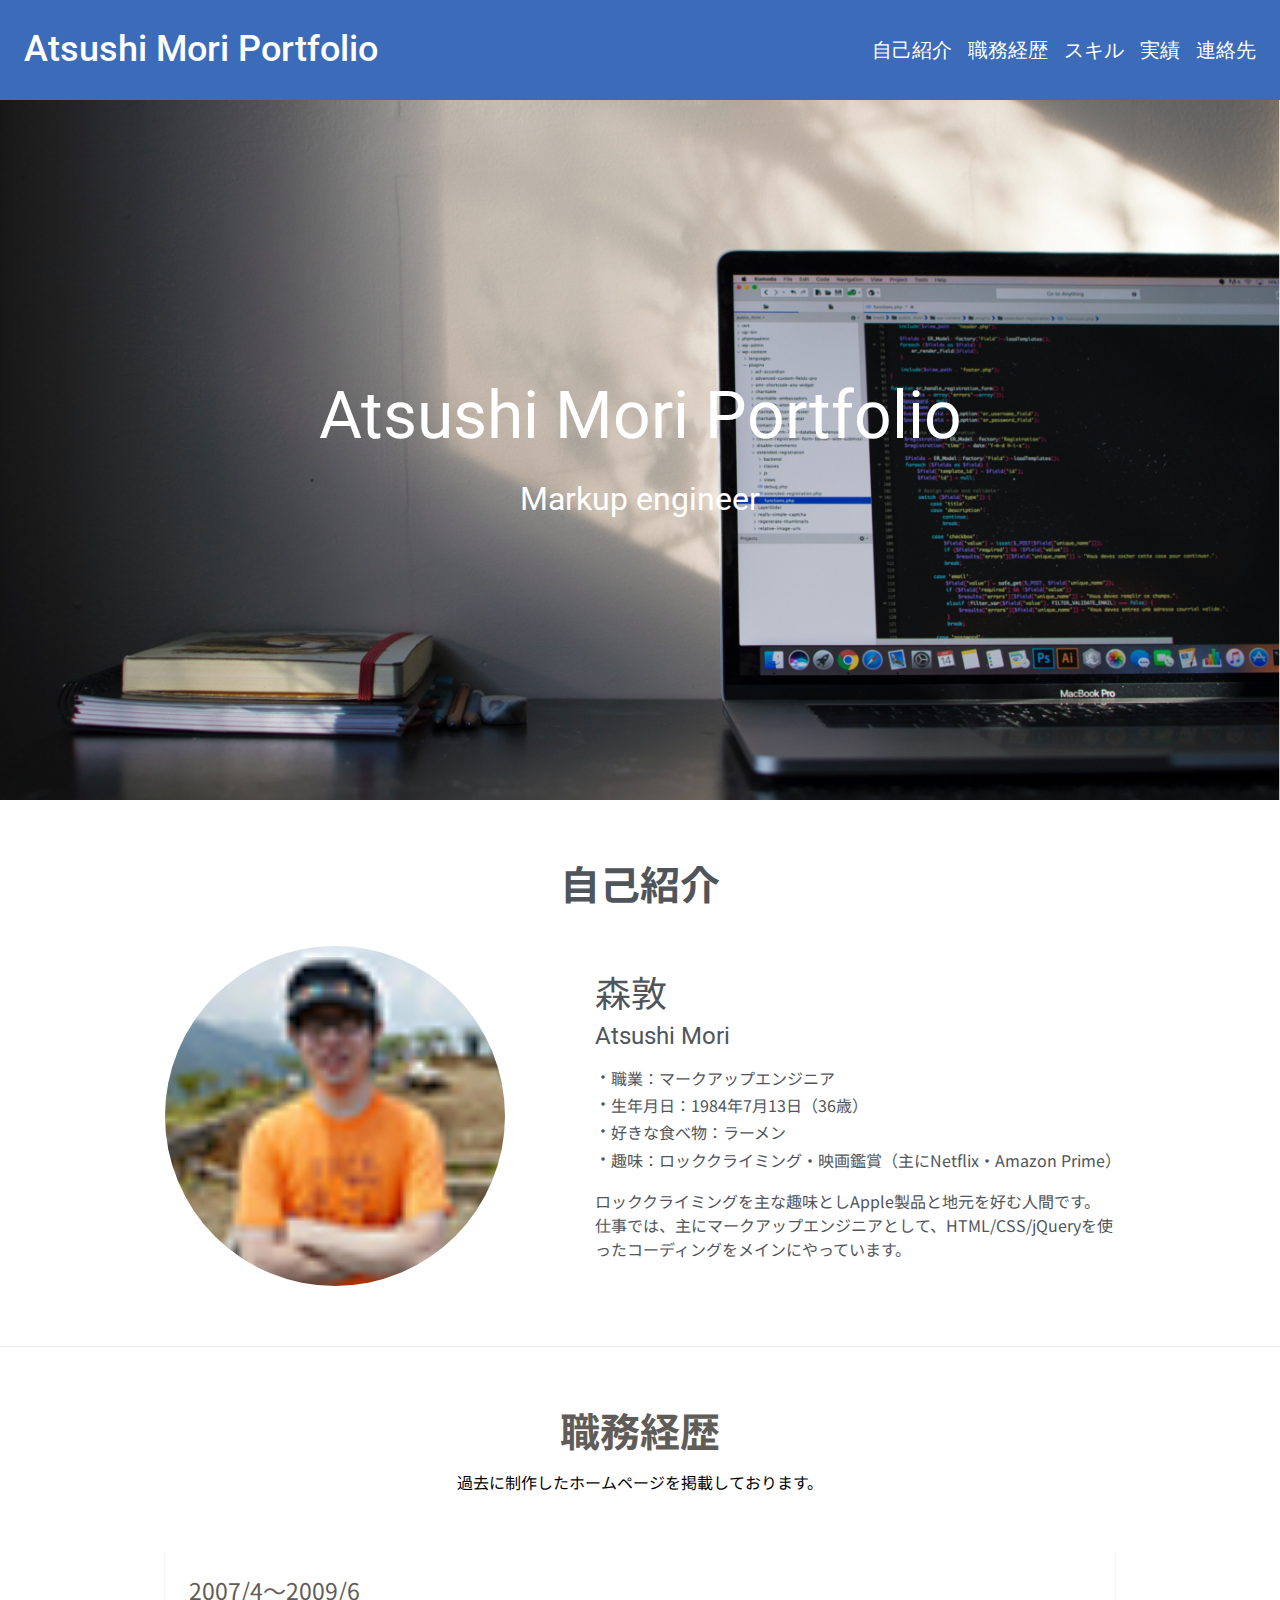
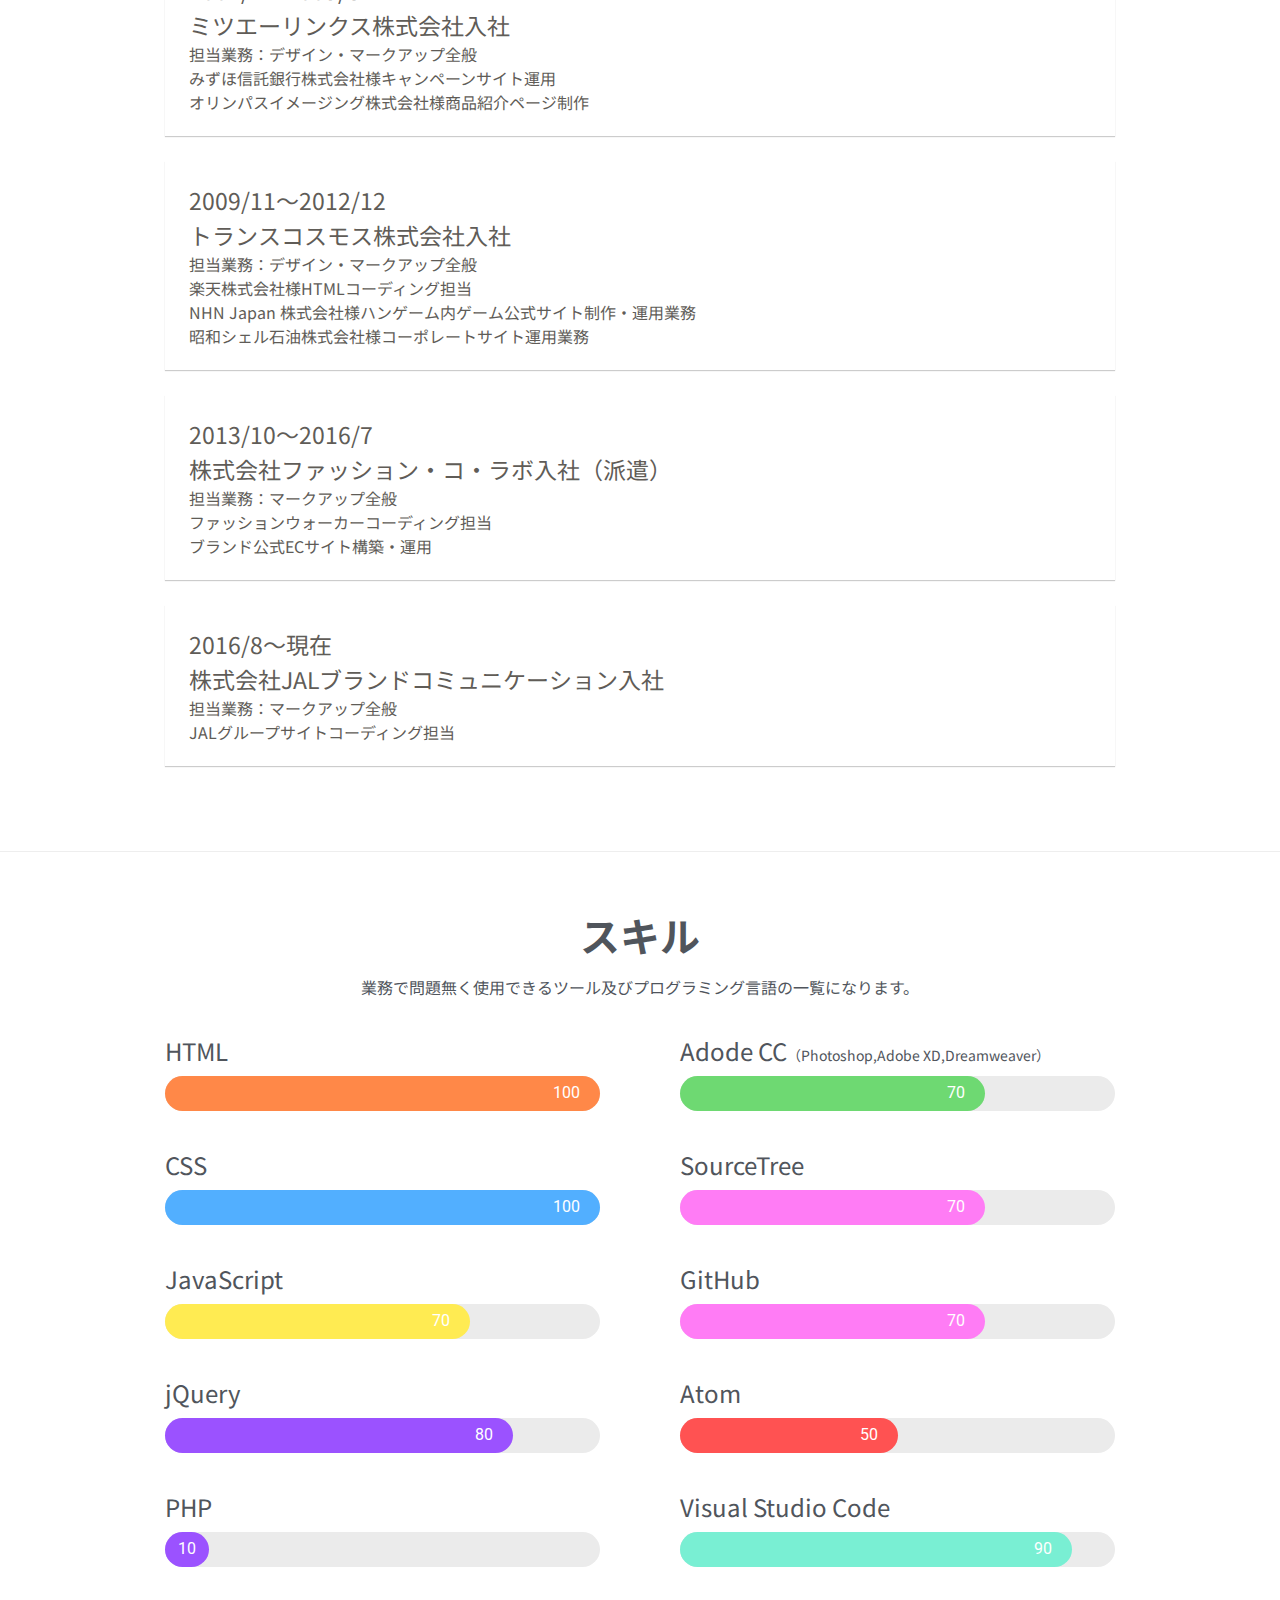
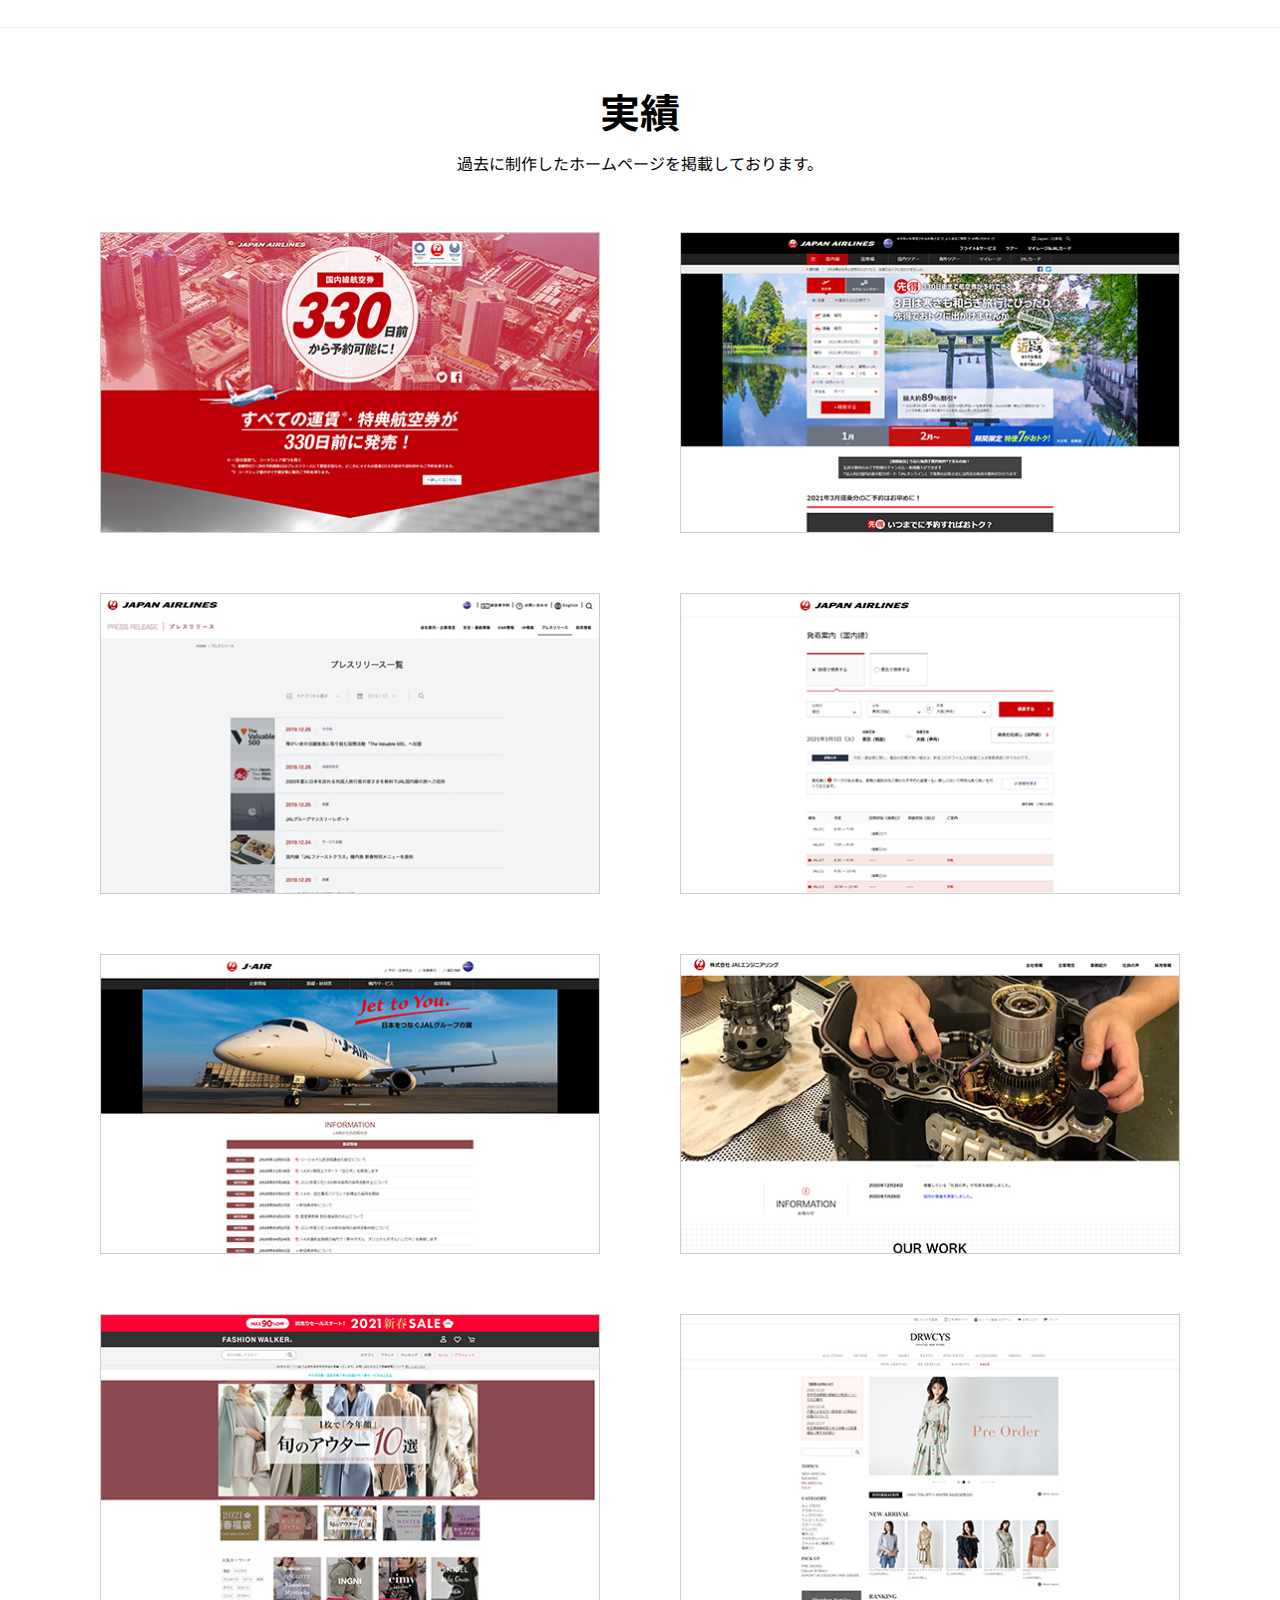
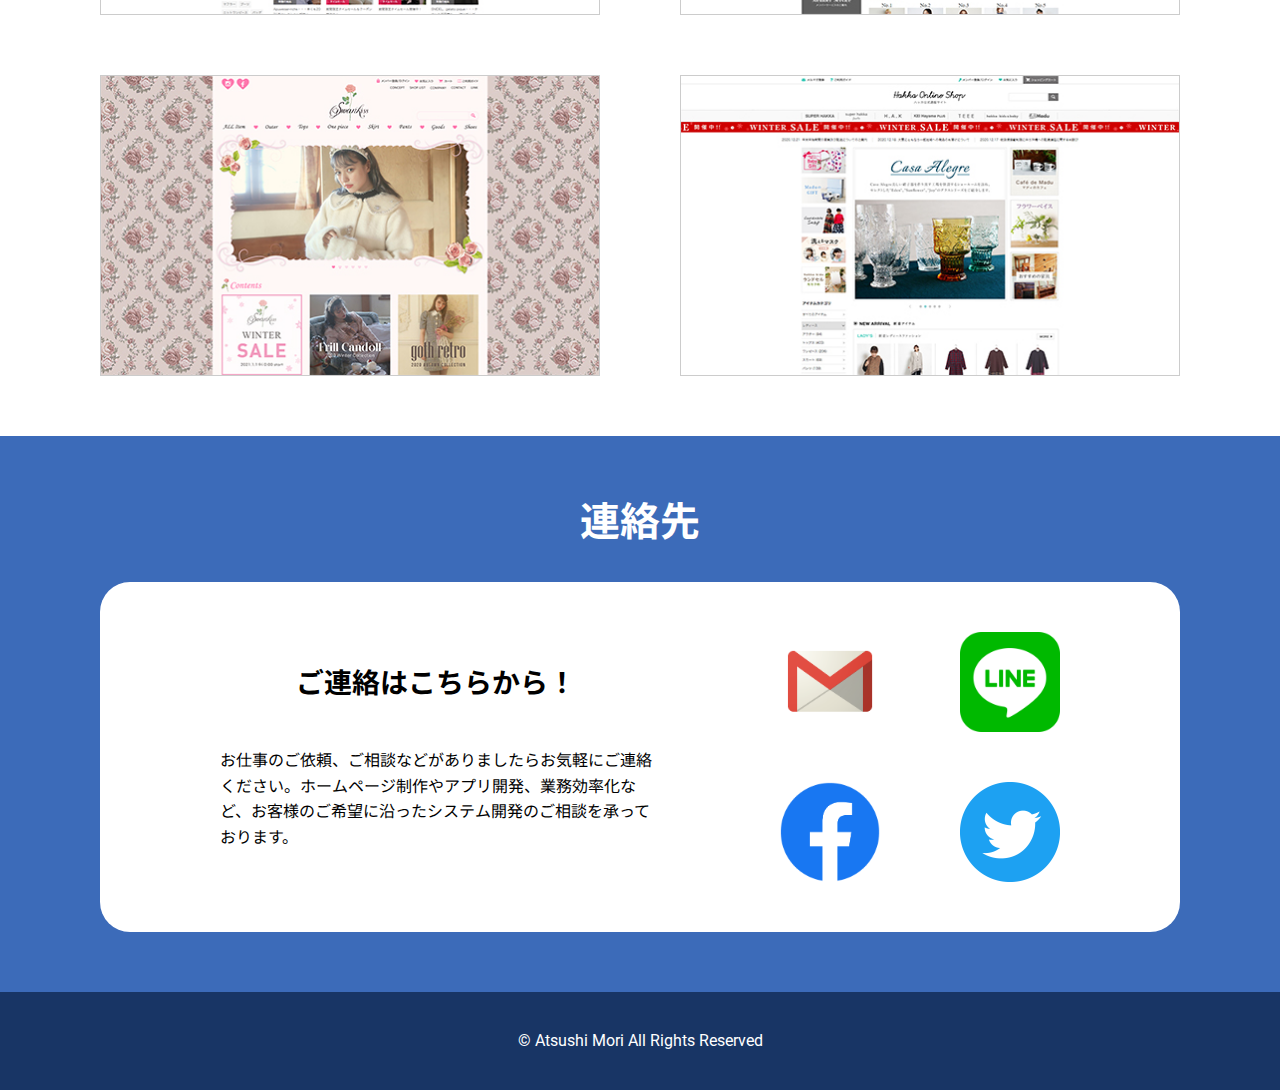
<file: index.html>
<!DOCTYPE html>
<html lang="ja">

<head>
<meta charset="UTF-8">
<meta name="viewport" content="width=device-width, initial-scale=1.0">
<meta name="description" content="">
<meta name="keywords" content="">
<title>Atsushi Mori Portfolio</title>
<link rel="stylesheet" href="assets/css/reset.css">
<link href="https://fonts.googleapis.com/css2?family=Roboto:wght@100;300;400;500;700;900&display=swap" rel="stylesheet">
<link href="https://fonts.googleapis.com/css2?family=Noto+Sans+JP:wght@100;300;400;500;700;900&family=Sawarabi+Mincho&display=swap" rel="stylesheet">
<link rel="stylesheet" href="assets/css/index.css">
</head>


<body id="wrapper" class="">
<div id="siteWrap">
<header class="naviSection">
<div class="headNaviBox">
<p class="siteLogo">Atsushi Mori Portfolio</p>
<nav class="pageLinkWrap">
<div class="spMenuLine" id="js_spMenuBtn">
<span></span>
<span></span>
<span></span>
</div>
<ul class="pageLink" id="js_spMenu">
<li><a class="spMenuTxt" href="#sec01">自己紹介</a></li>
<li><a class="spMenuTxt" href="#sec02">職務経歴</a></li>
<li><a class="spMenuTxt" href="#sec03">スキル</a></li>
<li><a class="spMenuTxt" href="#sec04">実績</a></li>
<!-- <li><a class="spMenuTxt" href="#sec05">Portfolio</a></li> -->
<li><a class="spMenuTxt" href="#sec06">連絡先</a></li>
</ul>
</nav>
</div>
</header>
<div class="mainSection">
<div class="sectionInr">
<h1 class="mainTitle">Atsushi Mori Portfolio</h1>
<p class="leadTxt">Markup engineer</p>
</div>
<!-- /sectionInr -->
</div>
<!-- /mainSection -->

<div class="aboutSection" id="sec01">
<h2 class="sectionHead">自己紹介</h2>
<div class="sectionInr">
<div class="profileBox">
<div class="profilePict">
<p class="circle"><img src="assets/img/profile_pict.jpg" alt=""></p>
</div>
<div class="profileText">
<h3 class="name">森敦<span class="engName">Atsushi Mori</span></h3>
<ul class="detailList">
<li>職業：マークアップエンジニア</li>
<li>生年月日：1984年7月13日（36歳）</li>
<li>好きな食べ物：ラーメン</li>
<li>趣味：ロッククライミング・映画鑑賞（主にNetflix・Amazon Prime）</li>
</ul>
<p class="detailTxt">ロッククライミングを主な趣味としApple製品と地元を好む人間です。<br>仕事では、主にマークアップエンジニアとして、HTML/CSS/jQueryを使ったコーディングをメインにやっています。</p>
</div>
</div>
</div>
<!-- /sectionInr -->
</div>
<!-- /aboutSection -->

<div class="featuresSection" id="sec02">
<h2 class="sectionHead">職務経歴</h2>
<p class="sectionLead">過去に制作したホームページを掲載しております。</p>
<div class="sectionInr">

<div class="job-career-list">
  <div class="list-box">
    <div class="box-inr">
      <p class="enrollment-period">2007/4～2009/6</p>
      <p class="company-name">ミツエーリンクス株式会社入社</p>
      <div class="job-description">
        <p>担当業務：デザイン・マークアップ全般</p>
        <p>みずほ信託銀行株式会社様キャンペーンサイト運用</p>
        <p>オリンパスイメージング株式会社様商品紹介ページ制作</p>
      </div>
    </div>
  </div>

  <div class="list-box">
    <div class="box-inr">
      <p class="enrollment-period">2009/11～2012/12</p>
      <p class="company-name">トランスコスモス株式会社入社</p>
      <div class="job-description">
        <p>担当業務：デザイン・マークアップ全般</p>
        <p>楽天株式会社様HTMLコーディング担当</p>
        <p>NHN Japan 株式会社様ハンゲーム内ゲーム公式サイト制作・運用業務</p>
        <p>昭和シェル石油株式会社様コーポレートサイト運用業務</p>
      </div>
    </div>
  </div>

  <div class="list-box">
    <div class="box-inr">
      <p class="enrollment-period">2013/10～2016/7</p>
      <p class="company-name">株式会社ファッション・コ・ラボ入社（派遣）</p>
      <div class="job-description">
        <p>担当業務：マークアップ全般</p>
        <p>ファッションウォーカーコーディング担当</p>
        <p>ブランド公式ECサイト構築・運用</p>
      </div>
    </div>
  </div>

  <div class="list-box">
    <div class="box-inr">
      <p class="enrollment-period">2016/8～現在</p>
      <p class="company-name">株式会社JALブランドコミュニケーション入社</p>
      <div class="job-description">
        <p>担当業務：マークアップ全般</p>
        <p>JALグループサイトコーディング担当</p>
      </div>
    </div>
  </div>
</div>


<!-- <div class="sectionCol col3">
<div class="clm">
<div class="featurePict"><img src="assets/img/icon_frontend.svg" alt=""></div>
<h3 class="featureHead">フロントエンド開発</h3>
<p class="featureText">HTML/CSSの静的サイトの開発経験があります。<br>
また、Vue.jsを用いてモバイルWebブラウザ用のSPAアプリの開発を行いました。</p>
</div>
<div class="clm">
<div class="featurePict"><img src="assets/img/icon_mobile.svg" alt=""></div>
<h3 class="featureHead">モバイルアプリ開発</h3>
<p class="featureText">Android端末対応のモバイルアプリをAndroid Studio(Java言語)を用い行い、アプリ及びバックのサービスを提供するAPIの開発を行いました。</p>
</div>
<div class="clm">
<div class="featurePict"><img src="assets/img/icon_game.svg" alt=""></div>
<h3 class="featureHead">ゲーム開発</h3>
<p class="featureText">Unityを用いた２Dゲーム開発を企画から設計・開発・テストまでを担当していました。 UI/UXの知見や設計のデザインパターンの知見が身につきました。</p>
</div>
</div> -->
</div>
<!-- /sectionInr -->
</div>
<!-- /featuresSection -->

<div class="skillSection" id="sec03">
<div class="sectionInr">
<h2 class="sectionHead">スキル</h2>
<p class="sectionLead">業務で問題無く使用できるツール及びプログラミング言語の一覧になります。</p>
<div class="skillChartClm">
<div class="chartCol">
<dl>
<div class="skillItem html">
<dt class="skillName">HTML</dt>
<dd class="skillParameter" id="js_skillParameter01"><span class="percent100">100</span></dd>
</div>

<div class="skillItem css">
<dt class="skillName">CSS</dt>
<dd class="skillParameter"><span class="percent100">100</span></dd>
</div>

<div class="skillItem javascript">
<dt class="skillName">JavaScript</dt>
<dd class="skillParameter"><span class="percent70">70</span></dd>
</div>

<div class="skillItem php">
<dt class="skillName">jQuery</dt>
<dd class="skillParameter"><span class="percent80">80</span></dd>
</div>

<div class="skillItem php">
<dt class="skillName">PHP</dt>
<dd class="skillParameter"><span class="percent10">10</span></dd>
</div>
</dl>

</div>
<div class="chartCol">
<dl>
<div class="skillItem gyagu">
<dt class="skillName">Adode CC<span>（Photoshop,Adobe XD,Dreamweaver）</span></dt>
<dd class="skillParameter"><span class="percent70">70</span></dd>
</div>

<div class="skillItem alcohol">
<dt class="skillName">SourceTree</dt>
<dd class="skillParameter"><span class="percent70">70</span></dd>
</div>

<div class="skillItem alcohol">
<dt class="skillName">GitHub</dt>
<dd class="skillParameter"><span class="percent70">70</span></dd>
</div>

<div class="skillItem sumaho">
<dt class="skillName">Atom</dt>
<dd class="skillParameter"><span class="percent50">50</span></dd>
</div>

<div class="skillItem health">
<dt class="skillName">Visual Studio Code</dt>
<dd class="skillParameter"><span class="percent90">90</span></dd>
</div>
</dl>
</div>
</div>
</div>
<!-- /sectionInr -->
</div>
<!-- /skillSection -->

<!-- <div class="careerSection" id="sec04">
<h2 class="sectionHead">Career</h2>
<div class="sectionInr">
<div class="sectionCol col4">
<div class="clm">
<div class="careerPict"><img src="assets/img/career_pict_01.jpg" alt=""></div>
<div class="careerDetail">
<h3 class="careerHead">サッカー少年時代</h3>
<p class="careerText">小学校2年から高校1年までサッカーに専念していた。<br>
オールラウンドプレイヤーを目指し、全ポジションを経験する。</p>
</div>
</div>
<div class="clm">
<div class="careerPict"><img src="assets/img/career_pict_02.jpg" alt=""></div>
<div class="careerDetail">
<h3 class="careerHead">高専時代</h3>
<p class="careerText">バンドを始める。 4年時に軽音楽部の部長になり、 学園祭で400人規模のライブフェスを企画。 インディーズのバンドをゲストで呼ぶ。</p>
</div>
</div>
<div class="clm">
<div class="careerPict"><img src="assets/img/career_pict_03.jpg" alt=""></div>
<div class="careerDetail">
<h3 class="careerHead">新卒時代</h3>
<p class="careerText">岡山のSIer系の企業に入社。 学生時代に学んだプログラミングやITの知識を生かし、 RPAのPoCやモバイルアプリ開発に従事する。</p>
</div>
</div>
<div class="clm">
<div class="careerPict"><img src="assets/img/career_pict_04.jpg" alt=""></div>
<div class="careerDetail">
<h3 class="careerHead">現在の活動</h3>
<p class="careerText">2020年5月よりALJ DXTech株式会社のCTOに就任（現職） それと並行して、エンジニアのスキルアップのためのコミュニティーUTAGEの運営を行う。</p>
</div>
</div>
</div>
</div>

</div> -->


<div class="creativeSection" id="sec04">
<h3 class="sectionHead">実績</h3>
<p class="sectionLead">過去に制作したホームページを掲載しております。</p>
<div class="sectionInr">
<div class="sectionCol col2">
<div class="clm">
  <a href="javascript:void(0);" class="modalpict" id="modalBtn01"><img src="assets/img/creative_pict_01.jpg" alt=""></a>
  <div class="modalWrap" id="modal01">
    <div class="modalBox" id="modalAnime01">
    <div class="modalBoxInr">
    <div class="coloseBotn">
    <p id="coloseBtn"><button>閉じる</button></p>
    </div>
    <div class="modalBoxHeader">クライアント：日本航空株式会社</div>
    <div class="modalBoxDetail">
    <p>担当業務：html/cssコーディング</p>
    <p>国内線航空券の予約可能日が登場日の330日前から可能になったことを告知する為のランディングページのコーディングを担当しました。</p>
    <p>ページ自体は動きのないシンプルなものになりますが、ページ下部に設置した予約可能日時計算ツール（ページを閲覧している日時から330日後の日にちを表示してくれるツール）はプログラマーと連携して作成したツールになります。</p>
    <p>※公開終了</p>
    </div>
    </div>
    </div>
  </div><!-- /modal-->
</div>

<div class="clm">
  <a href="javascript:void(0);" class="modalpict" id="modalBtn01"><img src="assets/img/creative_pict_02.jpg" alt=""></a>
  <div class="modalWrap" id="modal01">
    <div class="modalBox" id="modalAnime01">
    <div class="modalBoxInr">
    <div class="coloseBotn">
    <p id="coloseBtn"><button>閉じる</button></p>
    </div>
    <div class="modalBoxHeader">クライアント：日本航空株式会社</div>
    <div class="modalBoxDetail">
    <p>担当業務：html/cssコーディング</p>
    <p>国内線航空券の販売訴求ページの定期運用を担当しました。</p>
    <p>毎月の更新が入るページなので更新のしやすさを心がけて対応しました。</p>
    <p><a href="https://www.jal.co.jp/dom/special/sakitoku/" target="_blank">詳細はこちら</a></p>
    </div>
    </div>
    </div>
  </div><!-- /modal-->
</div>

<div class="clm">
  <a href="javascript:void(0);" class="modalpict" id="modalBtn01"><img src="assets/img/creative_pict_03.jpg" alt=""></a>
  <div class="modalWrap" id="modal01">
    <div class="modalBox" id="modalAnime01">
    <div class="modalBoxInr">
    <div class="coloseBotn">
    <p id="coloseBtn"><button>閉じる</button></p>
    </div>
    <div class="modalBoxHeader">クライアント：日本航空株式会社</div>
    <div class="modalBoxDetail">
    <p>html/css/JavaScriptコーディング</p>
    <p>日本航空株式会社企業サイトのプレスリリースの作成を担当しました。<br>コンテンツの運用はWordPressを使って行う仕様で外部のシステム会社を連携して業務を進め、自分はhtml/css/JavaScriptを使った枠の作成を担当しました。</p>
    <p>※対応したデザインはリニューアルにより公開終了</p>
    </div>
    </div>
    </div>
  </div><!-- /modal-->
</div>

<div class="clm">
  <a href="javascript:void(0);" class="modalpict" id="modalBtn01"><img src="assets/img/creative_pict_04.jpg" alt=""></a>
  <div class="modalWrap" id="modal01">
    <div class="modalBox" id="modalAnime01">
    <div class="modalBoxInr">
    <div class="coloseBotn">
    <p id="coloseBtn"><button>閉じる</button></p>
    </div>
    <div class="modalBoxHeader">クライアント：日本航空株式会社</div>
    <div class="modalBoxDetail">
    <p>html/cssコーディング</p>
    <p>発着案内ページのリニューアルでUI開発を担当しました。<br>担当エリアはフロントサイドを主に担当しhtml・cssを使用してデザイナーが作成したUIデザインを画面に反映しました。</p>
    <p><a href="https://www.jal.co.jp/flight-status/dom/" target="_blank">詳細はこちら</a></p>
    </div>
    </div>
    </div>
  </div><!-- /modal-->
</div>

<div class="clm">
  <a href="javascript:void(0);" class="modalpict" id="modalBtn01"><img src="assets/img/creative_pict_05.jpg" alt=""></a>
  <div class="modalWrap" id="modal01">
    <div class="modalBox" id="modalAnime01">
    <div class="modalBoxInr">
    <div class="coloseBotn">
    <p id="coloseBtn"><button>閉じる</button></p>
    </div>
    <div class="modalBoxHeader">クライアント：株式会社ジェイエア</div>
    <div class="modalBoxDetail">
    <p>担当業務：html/css/JavaScriptコーディング</p>
    <p>JALグループ企業のコーポレートサイトの制作を担当しました。<br>サイトの設計から運用時のコーディングルールの策定などフロント周り全般を対応しました。</p>
    <p><a href="http://www.jair.co.jp/" target="_blank">詳細はこちら</a></p>
    </div>
    </div>
    </div>
  </div><!-- /modal-->
</div>

<div class="clm">
  <a href="javascript:void(0);" class="modalpict" id="modalBtn01"><img src="assets/img/creative_pict_06.jpg" alt=""></a>
  <div class="modalWrap" id="modal01">
    <div class="modalBox" id="modalAnime01">
    <div class="modalBoxInr">
    <div class="coloseBotn">
    <p id="coloseBtn"><button>閉じる</button></p>
    </div>
    <div class="modalBoxHeader">クライアント：株式会社JALエンジニアリング</div>
    <div class="modalBoxDetail">
    <p>担当業務：html/css/JavaScriptコーディング</p>
    <p>JALグループ企業のコーポレートサイトの制作を担当しました。<br>サイトの設計から運用時のコーディングルールの策定などフロント周り全般を対応し運用まで担当しています。</p>
    <p><a href="http://www.jalec.co.jp/" target="_blank">詳細はこちら</a></p>
    </div>
    </div>
    </div>
  </div><!-- /modal-->
</div>

<div class="clm">
  <a href="javascript:void(0);" class="modalpict" id="modalBtn01"><img src="assets/img/creative_pict_07.jpg" alt=""></a>
  <div class="modalWrap" id="modal01">
    <div class="modalBox" id="modalAnime01">
    <div class="modalBoxInr">
    <div class="coloseBotn">
    <p id="coloseBtn"><button>閉じる</button></p>
    </div>
    <div class="modalBoxHeader">クライアント：株式会社ファッション・コ・ラボ</div>
    <div class="modalBoxDetail">
    <p>担当業務：html/cssコーディング</p>
    <p>女性向けECサイト「FASHIONWALKER」の定期運用及びランディングページの制作を担当</p>
    <p>週に5本から10本のランディングページのコーディングを行ってきました。<br>また、コーディングをしながら自分と同じ派遣で働かれていた方のリソース管理等も行っていました。</p>
    <p><a href="https://fashionwalker.com/" target="_blank">詳細はこちら</a></p>
    </div>
    </div>
    </div>
  </div><!-- /modal-->
</div>

<div class="clm">
  <a href="javascript:void(0);" class="modalpict" id="modalBtn01"><img src="assets/img/creative_pict_08.jpg" alt=""></a>
  <div class="modalWrap" id="modal01">
    <div class="modalBox" id="modalAnime01">
    <div class="modalBoxInr">
    <div class="coloseBotn">
    <p id="coloseBtn"><button>閉じる</button></p>
    </div>
    <div class="modalBoxHeader">クライアント：株式会社IBFM</div>
    <div class="modalBoxDetail">
    <p>担当業務：html/css/JavaScriptコーディング</p>
    <p>女性向けファッションブランド DRWCYSの公式オンラインショップのコーディングを担当</p>
    <p>ディレクター・デザイナー・プログラマーとチームを組み、トップページ・下層ページ・商品詳細ページのテンプレートのコーディングを担当しました。</p>
    <p><a href="https://drwcys-store.com/" target="_blank">詳細はこちら</a></p>
    </div>
    </div>
    </div>
  </div><!-- /modal-->
</div>

<div class="clm">
  <a href="javascript:void(0);" class="modalpict" id="modalBtn01"><img src="assets/img/creative_pict_09.jpg" alt=""></a>
  <div class="modalWrap" id="modal01">
    <div class="modalBox" id="modalAnime01">
    <div class="modalBoxInr">
    <div class="coloseBotn">
    <p id="coloseBtn"><button>閉じる</button></p>
    </div>
    <div class="modalBoxHeader">クライアント：株式会社スワンキス</div>
    <div class="modalBoxDetail">
    <p>担当業務：html/css/JavaScriptコーディング</p>
    <p>女性向けファッションブランド Swankissの公式オンラインショップのコーディングを担当</p>
    <p>ディレクター・デザイナー・プログラマーとチームを組み、トップページ・下層ページ・商品詳細ページのテンプレートのコーディングを担当しました。</p>
    <p><a href="https://swankiss.net/" target="_blank">詳細はこちら</a></p>
    </div>
    </div>
    </div>
  </div><!-- /modal-->
</div>

<div class="clm">
  <a href="javascript:void(0);" class="modalpict" id="modalBtn01"><img src="assets/img/creative_pict_10.jpg" alt=""></a>
  <div class="modalWrap" id="modal01">
    <div class="modalBox" id="modalAnime01">
    <div class="modalBoxInr">
    <div class="coloseBotn">
    <p id="coloseBtn"><button>閉じる</button></p>
    </div>
    <div class="modalBoxHeader">クライアント：株式会社ファッション須賀</div>
    <div class="modalBoxDetail">
    <p>担当業務：html/css/JavaScriptコーディング</p>
    <p>女性向けファッションブランド HAKKAの公式オンラインショップのコーディングを担当</p>
    <p>ディレクター・デザイナー・プログラマーとチームを組み、トップページ・下層ページ・商品詳細ページのテンプレートのコーディングを担当しました。</p>
    <p><a href="https://hakka-online.jp/" target="_blank">詳細はこちら</a></p>
    </div>
    </div>
    </div>
  </div><!-- /modal-->
</div>

</div>
</div>
<!-- /sectionInr -->
</div>
<!-- /creativeSection -->

<div class="contactSection" id="sec06">
<h3 class="sectionHead">連絡先</h3>
<div class="sectionInr">
<div class="inrWrap">
<div class="wrapBox">
<h4 class="contactHead">ご連絡はこちらから！</h4>
<p class="contactText">お仕事のご依頼、ご相談などがありましたらお気軽にご連絡ください。ホームページ制作やアプリ開発、業務効率化など、お客様のご希望に沿ったシステム開発のご相談を承っております。
</p>
</div>
<div class="wrapBox">
<ul class="contact">
<li><img src="assets/img/icon_gmail.svg" alt=""></li>
<li><img src="assets/img/icon_line.svg" alt=""></li>
<li><img src="assets/img/icon_fb.svg" alt=""></li>
<li><img src="assets/img/icon_tw.svg" alt=""></li>
</ul>
</div>
</div>
</div>
</div>
<!-- /contactSection -->

<div class="footSection">
<div class="sectionInr">
<p class="footText">&copy; Atsushi Mori All Rights Reserved</p>
</div>
<!-- /sectionInr -->
</div>
</div>
<!-- /siteWrap -->

<script src="assets/js/jquery-3.5.1.min.js"></script>
<script src="assets/js/common.js"></script>
</body>

</html>
</file>
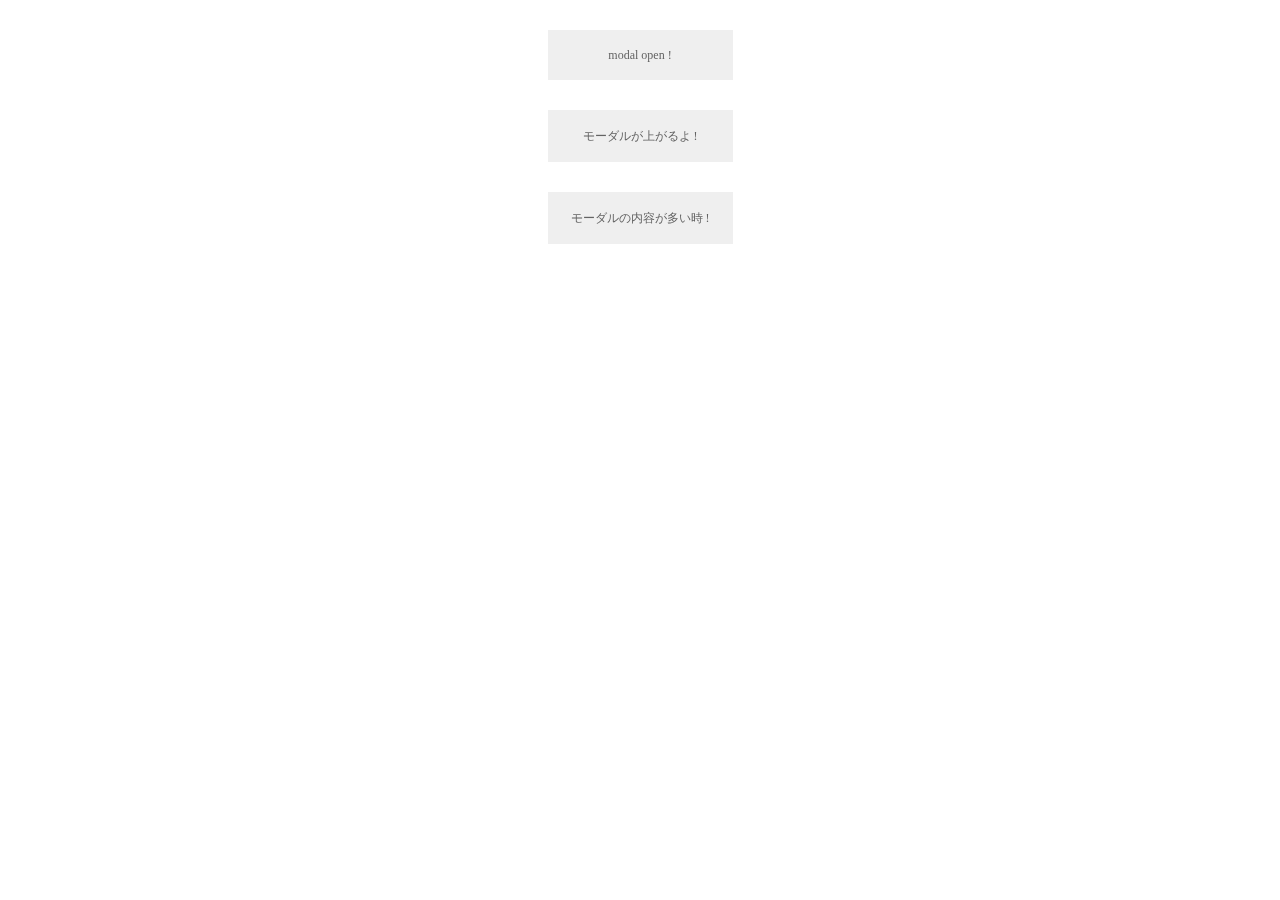
<file: javaScript-lesson/index.html>
<!DOCTYPE html>
<html lang="ja">

<head>
  <meta charset="UTF-8">
  <meta name="viewport" content="width=device-width, initial-scale=1.0">
  <title>Document</title>
  <style>
    html {
      font-size: 62.5%;
    }

    body {
      font-size: 1.4rem;
    }

    .btn-wrap {
      margin-top: 30px;
      text-align: center;
    }

    .btn {
      display: inline-block;
      min-width: 165px;
      position: relative;
      text-decoration: none;
      padding: 17.5px 10px;
      text-align: center;
      font-size: 1.2rem;
      color: #636363;
      background: #efefef;
      vertical-align: middle;
      transition: background .3s;
    }

    .btn:hover {
      background: #ddd;
    }

    .modal {
      position: fixed;
      display: flex;
      align-items: center;
      width: 100vw;
      height: 100vh;
      top: 0;
      left: 0;
      right: 0;
      bottom: 0;
      margin: auto;
      border: none;
      opacity: 0;
      z-index: -1;
    }

    .modal .btn-inner {
      margin-top: 23.5px;
    }

    .modal-cover {
      position: absolute;
      top: 0;
      left: 0;
      width: 100%;
      height: 100%;
      background: rgba(0, 0, 0, 0.5);
    }

    .modal-inner {
      width: 80vw;
      max-width: 800px;
      max-height: 80vh;
      margin: auto;
      padding: 15px;
      background: #fff;
      overflow-y: auto;
      z-index: 1;
    }

    .modal-list-logo {
      border-bottom: 1px solid #ebebeb;
      padding-bottom: 25px;
      text-align: center;
    }

    .modal-list-logo p {
      margin-top: 15px;
      font-size: 1.2rem;
    }

    .modal-content {
      margin-top: 25px;
      text-align: left;
    }

    .modal-content-ttl {
      font-size: 2rem;
    }

    .modal.is-open {
      animation: modal_open .5s ease forwards;
    }

    .modal.is-open .modal-inner {
      animation: modal_inner_open .5s ease forwards;
    }

    .modal.is-close {
      animation: modal_close .5s ease forwards;
    }

    .modal.is-close .modal-inner {
      animation: modal_inner_close .5s ease forwards;
    }

    @keyframes modal_open {
      0% {
        opacity: 0;
      }

      100% {
        opacity: 1;
        z-index: 10000;
      }
    }

    @keyframes modal_inner_open {
      0% {
        opacity: 0;
        transform: translateY(-20px);
      }

      100% {
        opacity: 1;
        transform: translateY(0);
      }
    }

    @keyframes modal_close {
      0% {
        z-index: 10000;
        opacity: 1;
      }

      100% {
        opacity: 0;
      }
    }

    @keyframes modal_inner_close {
      0% {
        opacity: 1;
        transform: translateY(0);
      }

      100% {
        transform: translateY(-20px);
        opacity: 0;
      }
    }
  </style>
</head>

<body>
  <div class="btn-wrap">
    <a href="#" class="btn modal-open" data-modal-open="modal-1">modal open !</a>
  </div>
  <div class="btn-wrap">
    <a href="#" class="btn modal-open" data-modal-open="modal-2">モーダルが上がるよ !</a>
  </div>
  <div class="btn-wrap">
    <a href="#" class="btn modal-open" data-modal-open="modal-3">モーダルの内容が多い時 !</a>
  </div>

  <!-- modal -->
  <div class="modal" data-modal="modal-1">
    <div class="modal-cover"></div>
    <div class="modal-inner">
      <div class="modal-content">
        <div class="modal-content-ttl">modal</div>
        <p>This is a modal that does not use jQuery.</p>
        <div class="btn-wrap">
          <a href="#" class="btn btn-close">close </a>
        </div>
      </div>
    </div>
  </div>
  <div class="modal" data-modal="modal-2">
    <div class="modal-cover"></div>
    <div class="modal-inner">
      <div class="modal-content">
        <div class="modal-content-ttl">モーダル</div>
        <p>jQueryを使わないモーダルだよ</p>
        <div class="btn-wrap">
          <a href="#" class="btn btn-close">閉じる </a>
        </div>
      </div>
    </div>
  </div>
  <div class="modal" data-modal="modal-3">
    <div class="modal-cover"></div>
    <div class="modal-inner">
      <div class="modal-content">
        <div class="modal-content-ttl">モーダル</div>
        <p>テキスト</p>
        <p>テキスト</p>
        <p>テキスト</p>
        <p>テキスト</p>
        <p>テキスト</p>
        <p>テキスト</p>
        <p>テキスト</p>
        <p>テキスト</p>
        <p>テキスト</p>
        <p>テキスト</p>
        <p>テキスト</p>
        <p>テキスト</p>
        <p>テキスト</p>
        <p>テキスト</p>
        <p>テキスト</p>
        <p>テキスト</p>
        <p>テキスト</p>
        <p>テキスト</p>

        <div class="btn-wrap">
          <a href="#" class="btn btn-close">閉じる </a>
        </div>
      </div>
    </div>
  </div>
  <!-- modal -->

  <script type="text/javascript">
    // modalを出す
    const modalOpen = document.querySelectorAll('.modal-open');
    const modal = document.querySelectorAll('.modal');
    const modalCover = document.querySelectorAll('.modal-cover');

    let modalCloseAction;
    let dataModalOpen;
    let targetModal;

    const TIMEOUT_SPEED = 500;

    for (let i = 0; i < modalOpen.length; i++) {

      //モーダルを下げる処理
      modalCloseAction = function (e) {
        targetModal = e.currentTarget.closest('.modal');
        targetModal.classList.add('is-close');

        setTimeout(function (e) {
          targetModal.classList.remove('is-open');
          targetModal.classList.remove('is-close');
        }, TIMEOUT_SPEED);
      };

      // グレー部分をクリックでmodalを下げる
      const modalWrapClose = function () {
        modalCover[i].addEventListener('click', function (e) {
          modalCloseAction(e);
        }, false);
      };

      // modalをあげる
      const modalWrapOpen = function (e) {
        dataModalOpen = e.currentTarget.getAttribute('data-modal-open');
        for (var b = 0; b < modal.length; b++) {

          if (modal[b].getAttribute('data-modal') === dataModalOpen) {
            modal[b].classList.add('is-open');
            modalWrapClose();
            return false;
          }
        }
      };

      modalOpen[i].addEventListener('click', function (e) {
        modalWrapOpen(e);
      }, false);
    }

    // modalを下げる
    const modalBtnClose = document.querySelectorAll('.btn-close');
    for (let n = 0; n < modalBtnClose.length; n++) {
      modalBtnClose[n].addEventListener('click', function (e) {
        modalCloseAction(e);
        return false;
      }, false);
    }
  </script>
</body>

</html>
</file>
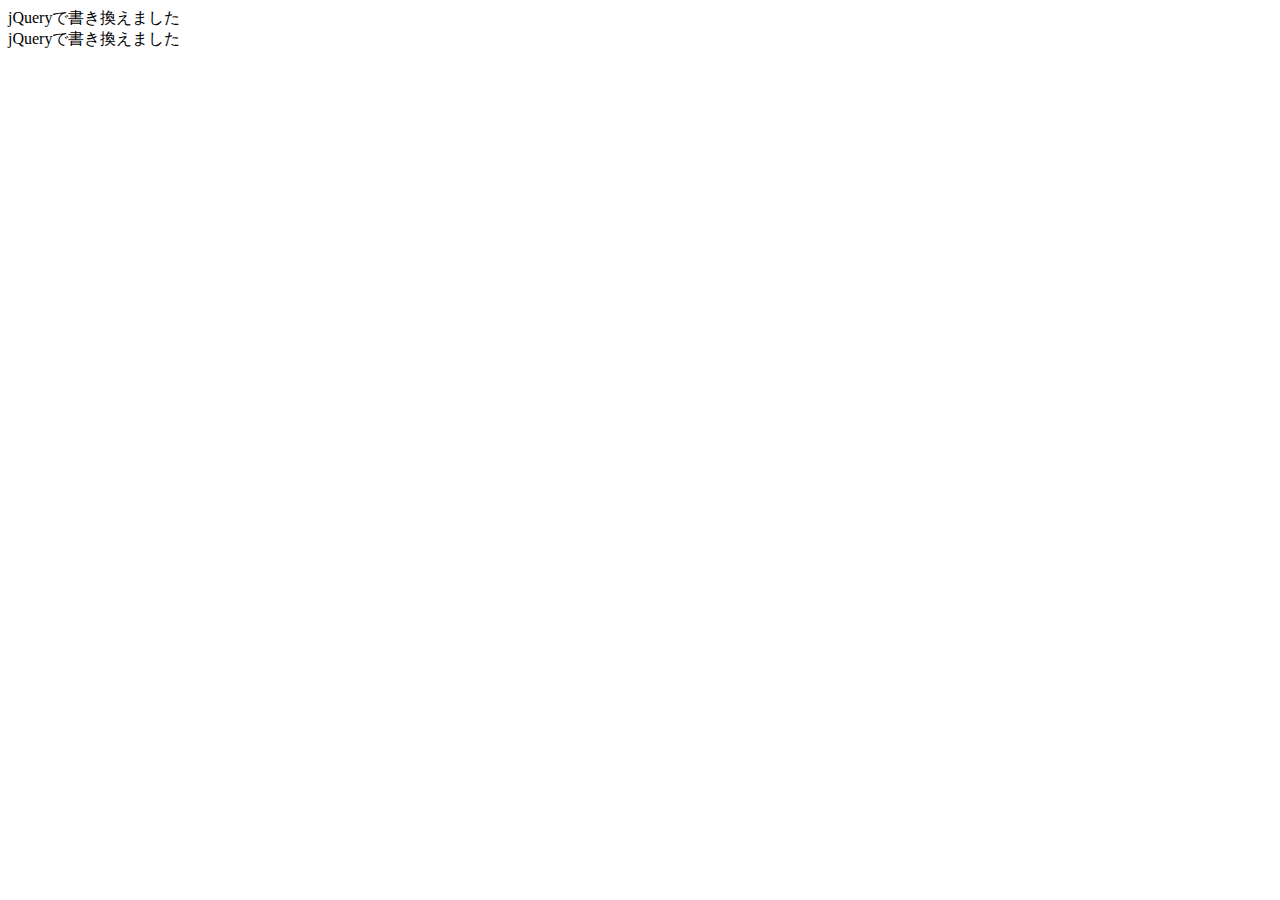
<file: jquery/index.html>
<!DOCTYPE html>
<html lang="ja">
<head>
<meta charset="UTF-8">
<meta name="viewport" content="width=device-width, initial-scale=1.0">
<title>jQuery</title>
</head>
<body>
<div id="message">HTMLで書いてます</div>
<div class="box">boxクラスです</div>

<script src="jquery-3.5.1.min.js"></script>
<script>
  $('#message').html('jQueryで書き換えました');
  $('.box').html('jQueryで書き換えました');
</script>
</body>
</html>
</file>
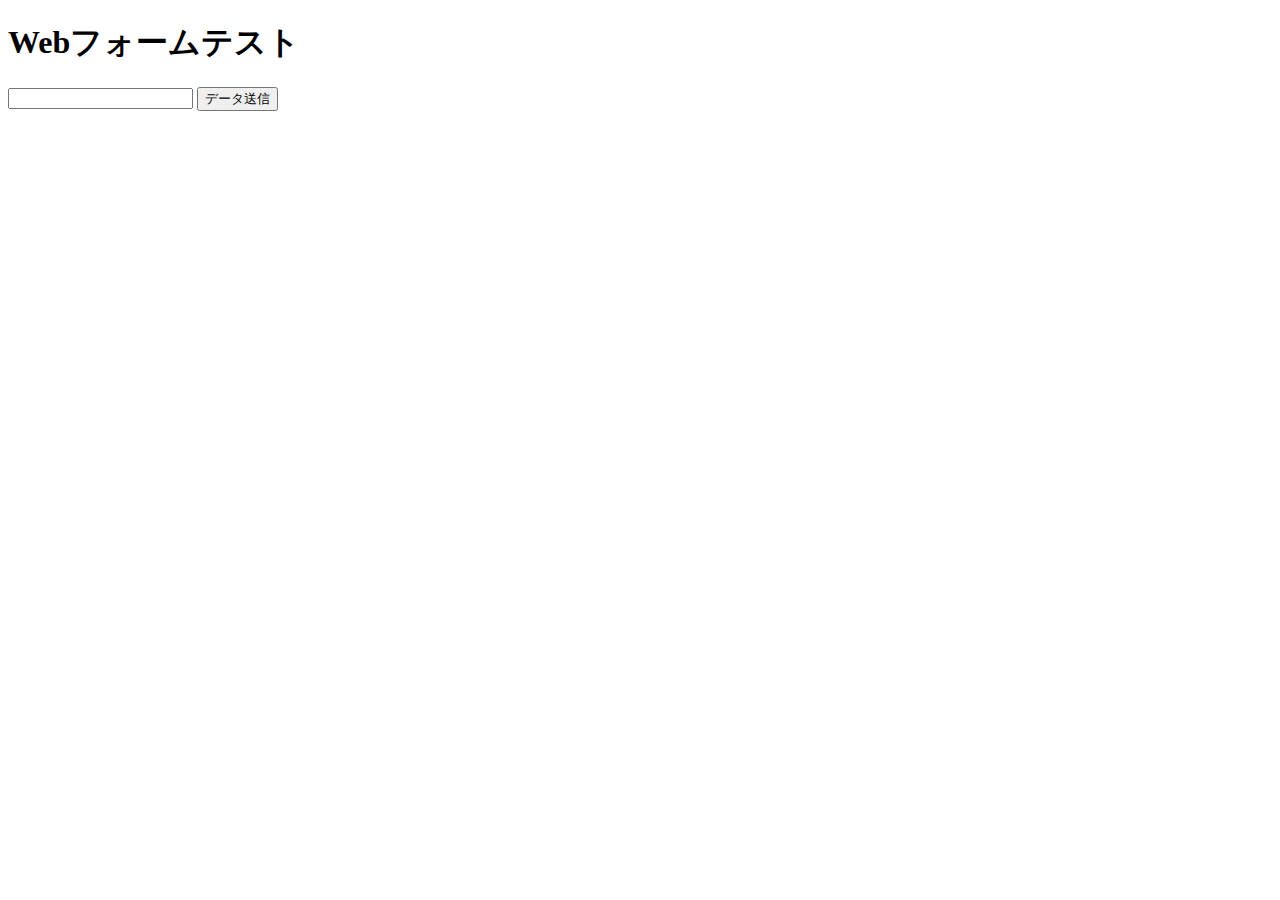
<file: php/index.html>
<!DOCTYPE html>
<html lang="ja">
<head>
<meta charset="UTF-8">
<meta http-equiv="X-UA-Compatible" content="IE=edge">
<meta name="viewport" content="width=device-width, initial-scale=1.0">
<title>Webフォームテスト</title>
</head>
<body>
<h1>Webフォームテスト</h1>
<form action="recive.php" method="post">
<input type="text" name="textform">
<input type="submit" value="データ送信">
</form>
</body>
</html>
</file>
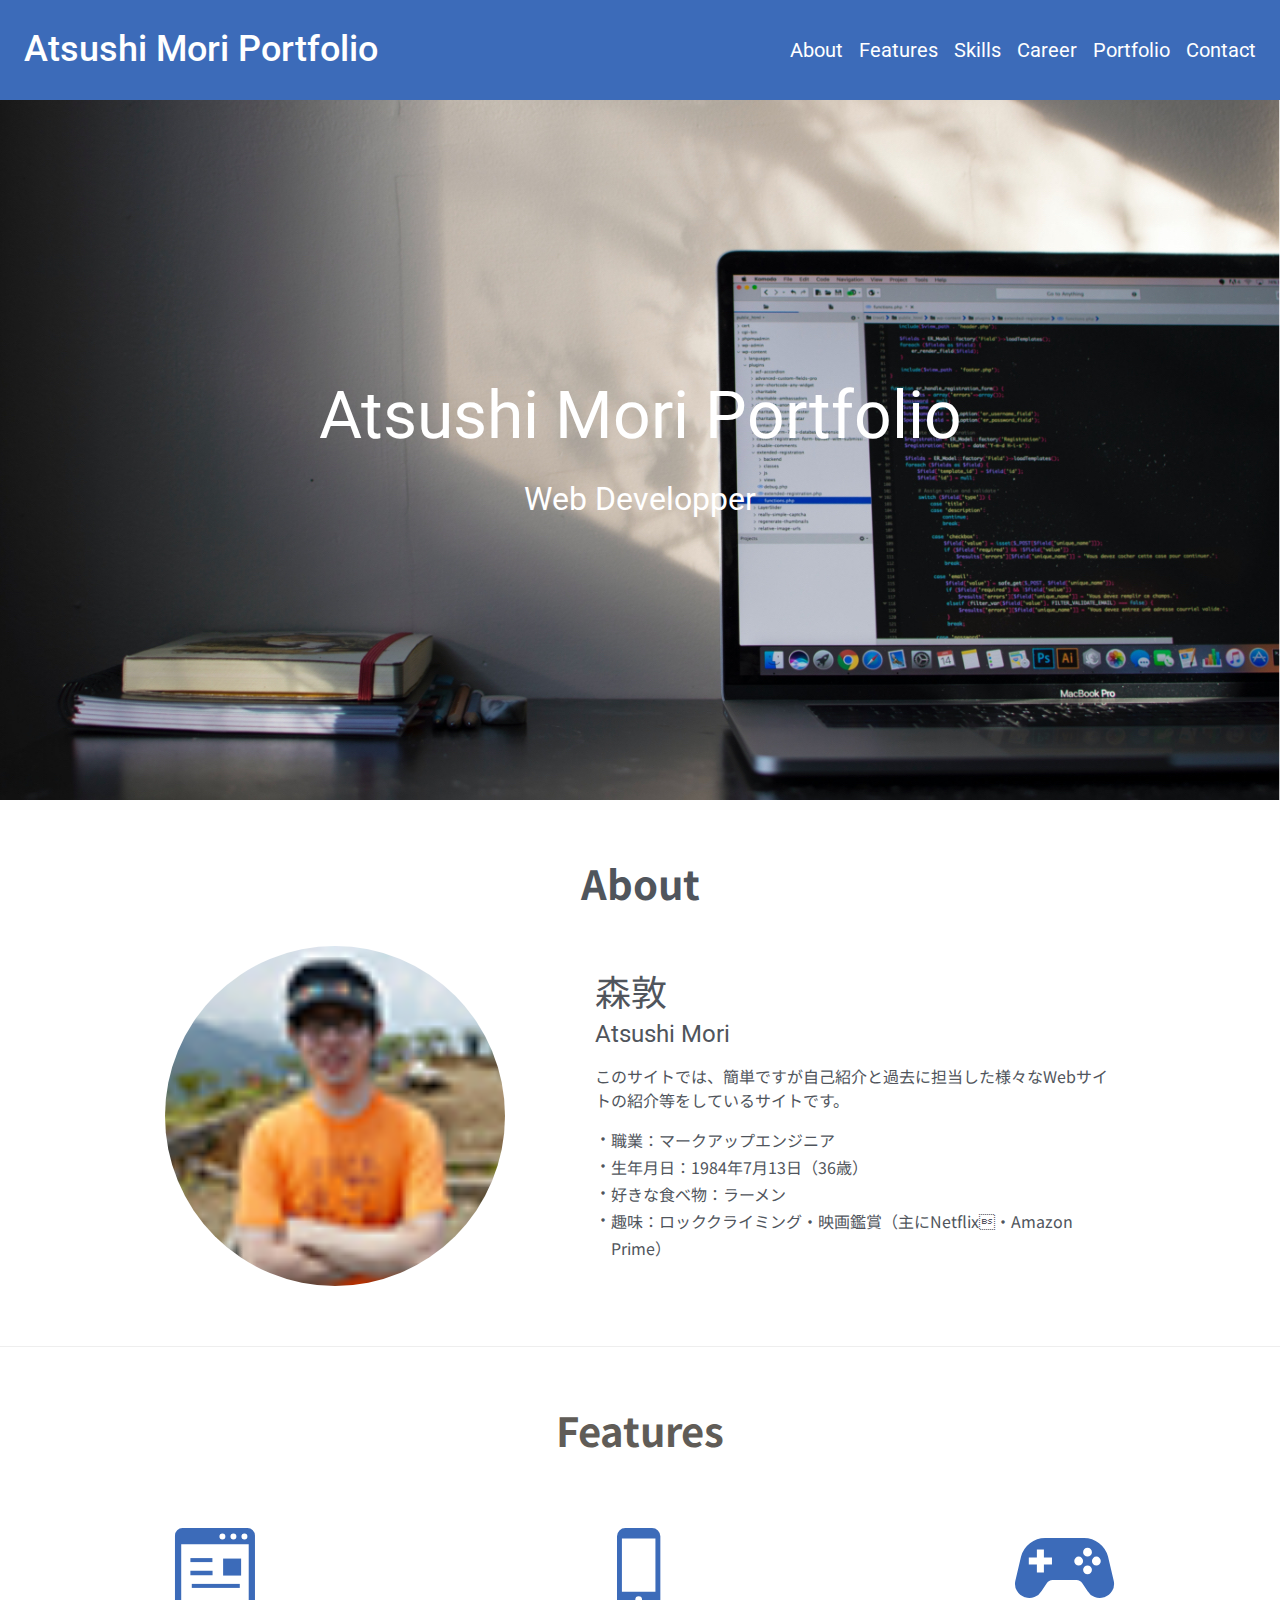
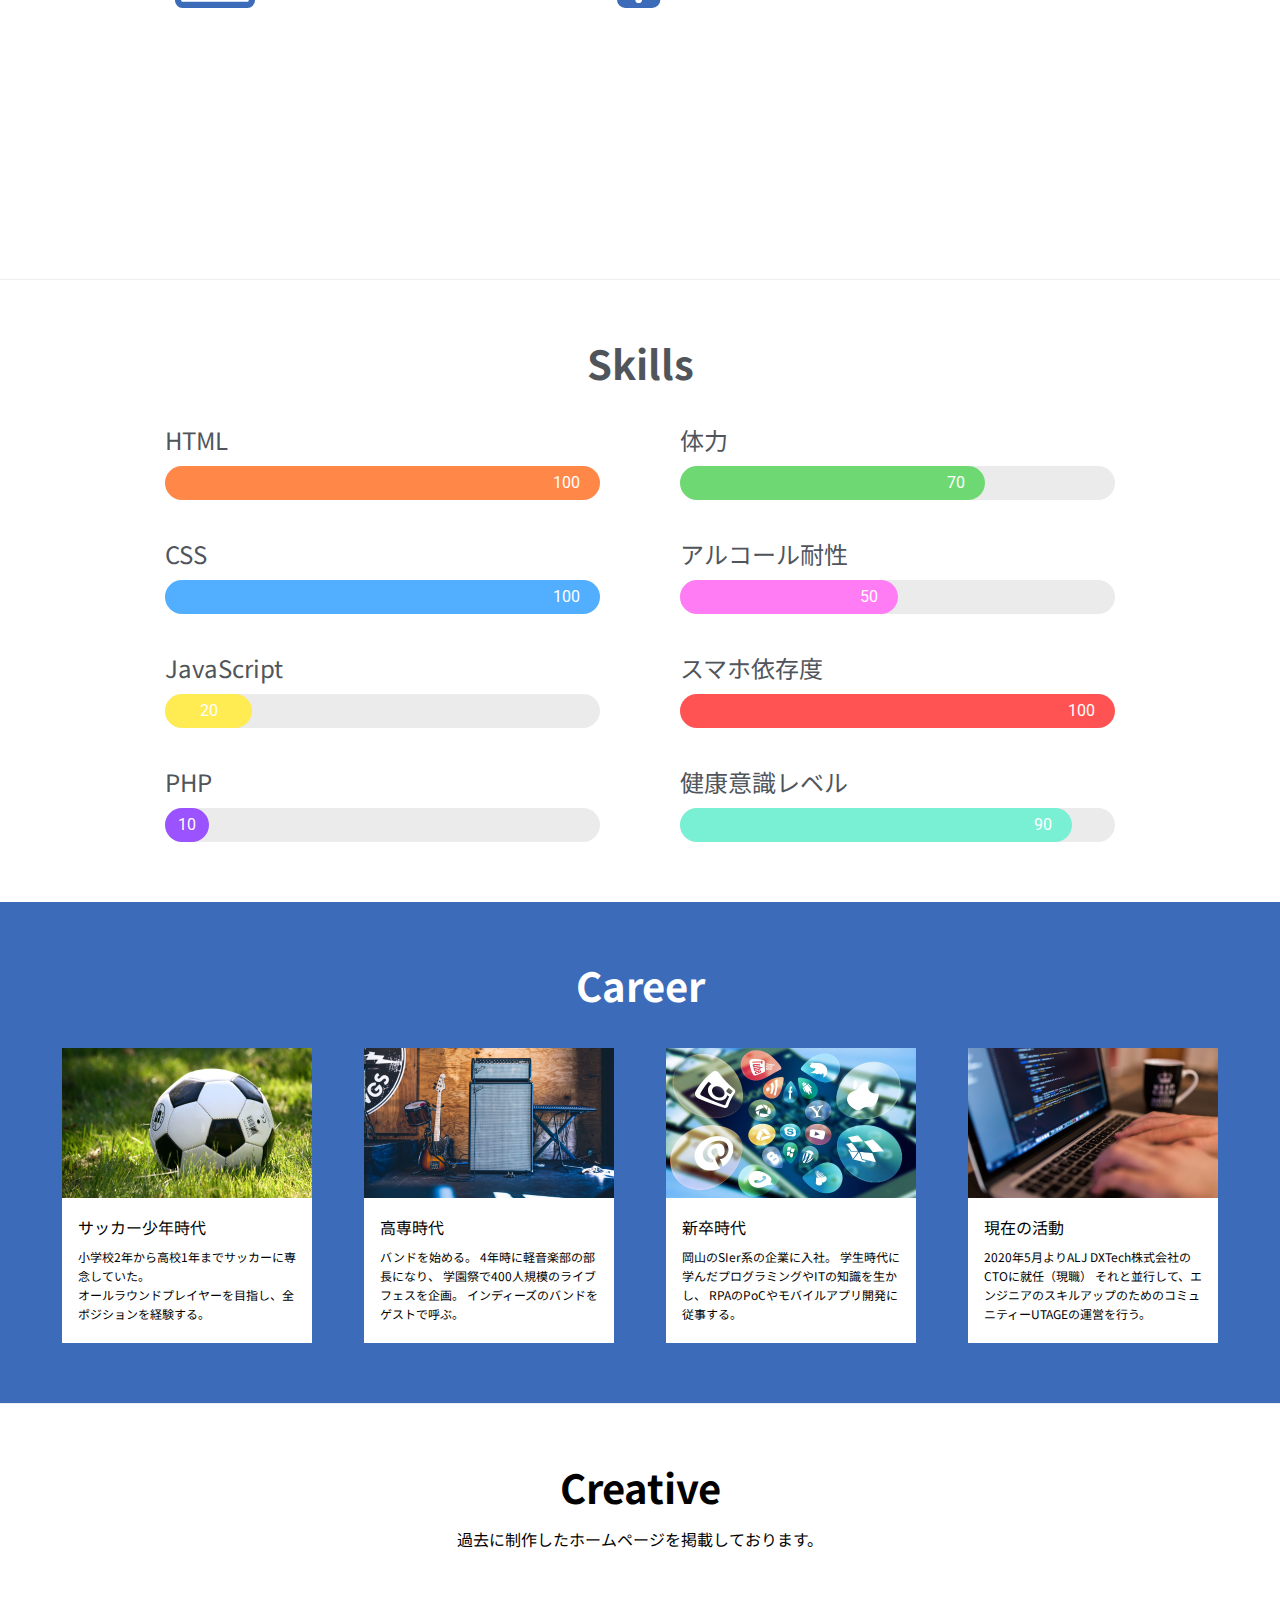
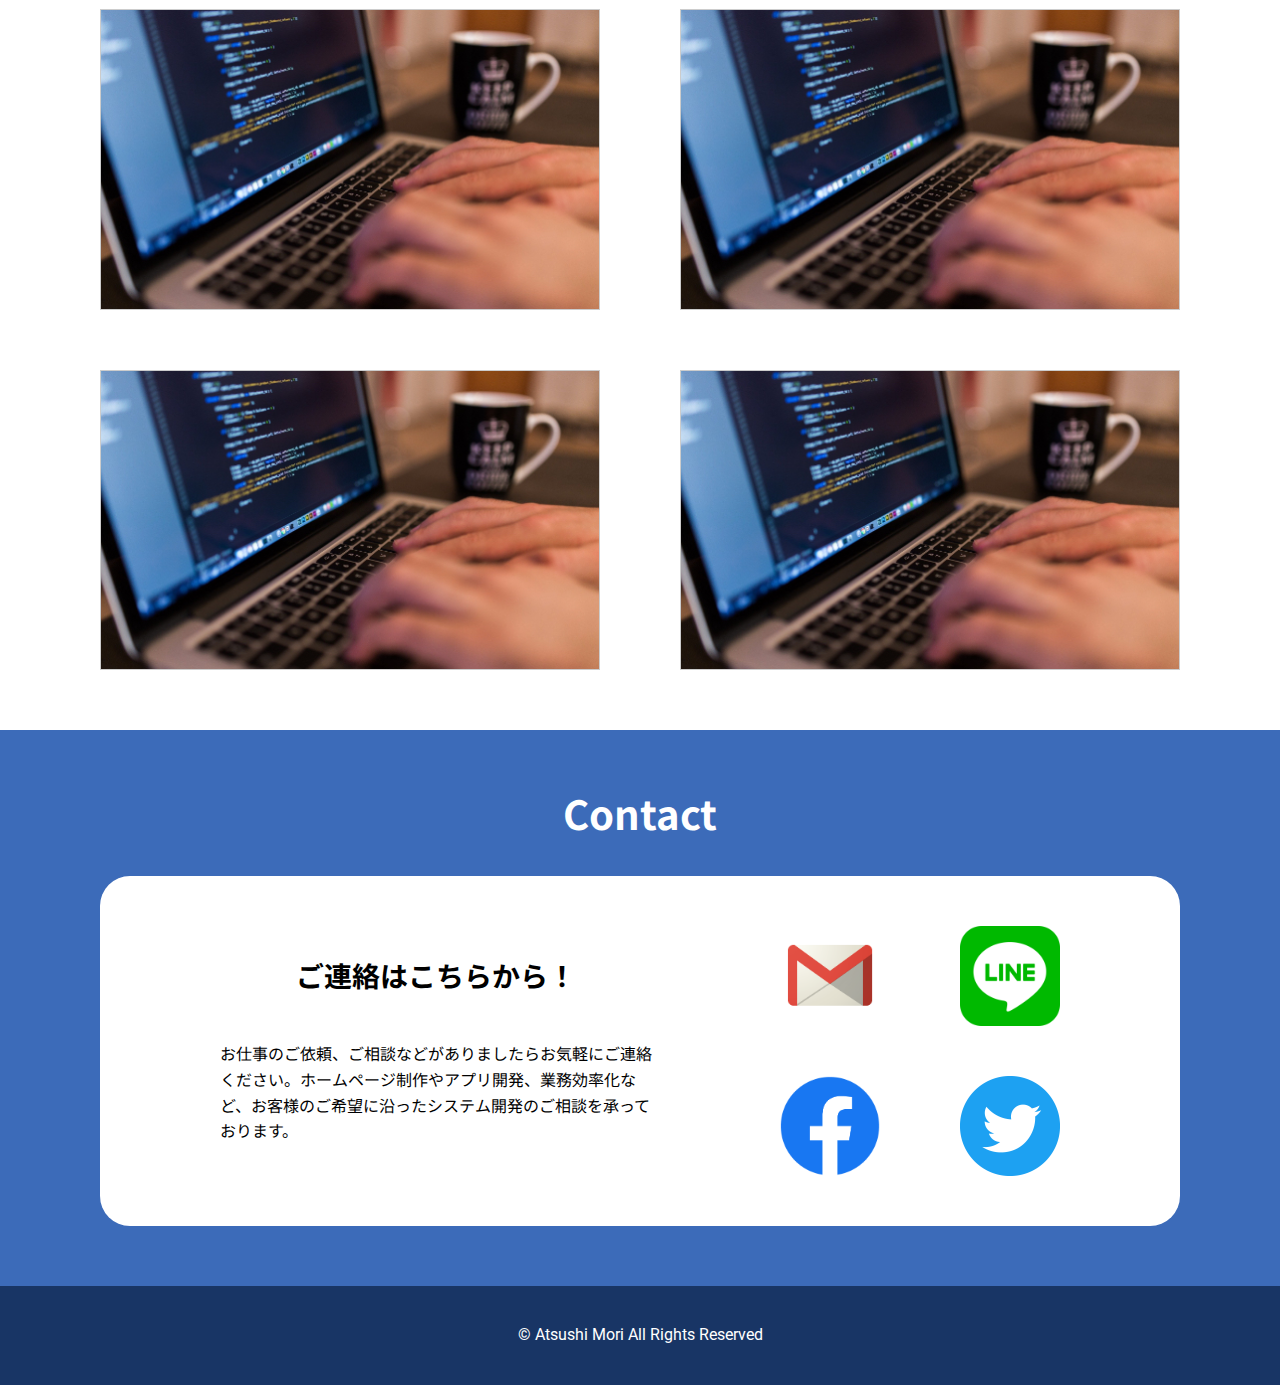
<file: site.html>
<!DOCTYPE html>
<html lang="ja">
<head>
<meta charset="UTF-8">
<meta name="viewport" content="width=device-width, initial-scale=1.0">
<meta name="description" content="">
<meta name="keywords" content="">
<title>Atsushi Mori Portfolio</title>
<link rel="stylesheet" href="assets/css/reset.css">
<link href="https://fonts.googleapis.com/css2?family=Roboto:wght@100;300;400;500;700;900&display=swap" rel="stylesheet">
<link href="https://fonts.googleapis.com/css2?family=Noto+Sans+JP:wght@100;300;400;500;700;900&family=Sawarabi+Mincho&display=swap" rel="stylesheet">
<link rel="stylesheet" href="assets/css/index.css">
</head>

<body id="wrapper" class="">
<div id="siteWrap">
<header class="naviSection">
<div class="headNaviBox">
<p class="siteLogo">Atsushi Mori Portfolio</p>
<nav class="pageLinkWrap">
<div class="spMenuLine" id="js_spMenuBtn"> <span></span> <span></span> <span></span> </div>
<ul class="pageLink" id="js_spMenu">
<li><a class="spMenuTxt" href="#sec01">About</a></li>
<li><a class="spMenuTxt" href="#sec02">Features</a></li>
<li><a class="spMenuTxt" href="#sec03">Skills</a></li>
<li><a class="spMenuTxt" href="#sec04">Career</a></li>
<li><a class="spMenuTxt" href="#sec05">Portfolio</a></li>
<li><a class="spMenuTxt" href="#sec06">Contact</a></li>
</ul>
</nav>
</div>
</header>
<div class="mainSection">
<div class="sectionInr">
<h1 class="mainTitle">Atsushi Mori Portfolio</h1>
<p class="leadTxt">Web Developper</p>
</div>
<!-- /sectionInr --> 
</div>
<!-- /mainSection -->

<div class="aboutSection" id="sec01">
<h2 class="sectionHead">About</h2>
<div class="sectionInr">
<div class="profileBox">
<div class="profilePict">
<p class="circle"><img src="assets/img/profile_pict.jpg" alt=""></p>
</div>
<div class="profileText">
<h3 class="name">森敦<span class="engName">Atsushi Mori</span></h3>
<p class="detailTxt">このサイトでは、簡単ですが自己紹介と過去に担当した様々なWebサイトの紹介等をしているサイトです。</p>
<ul class="detailList">
<li>職業：マークアップエンジニア</li>
<li>生年月日：1984年7月13日（36歳）</li>
<li>好きな食べ物：ラーメン</li>
<li>趣味：ロッククライミング・映画鑑賞（主にNetflix・Amazon Prime）</li>
</ul>
</div>
</div>
</div>
<!-- /sectionInr --> 
</div>
<!-- /aboutSection -->

<div class="featuresSection" id="sec02">
<h2 class="sectionHead">Features</h2>
<div class="sectionInr">
<div class="sectionCol col3">
<div class="clm">
<div class="featurePict"><img src="assets/img/icon_frontend.svg" alt=""></div>
<h3 class="featureHead">フロントエンド開発</h3>
<p class="featureText">HTML/CSSの静的サイトの開発経験があります。<br>
また、Vue.jsを用いてモバイルWebブラウザ用のSPAアプリの開発を行いました。</p>
</div>
<div class="clm">
<div class="featurePict"><img src="assets/img/icon_mobile.svg" alt=""></div>
<h3 class="featureHead">モバイルアプリ開発</h3>
<p class="featureText">Android端末対応のモバイルアプリをAndroid Studio(Java言語)を用い行い、アプリ及びバックのサービスを提供するAPIの開発を行いました。</p>
</div>
<div class="clm">
<div class="featurePict"><img src="assets/img/icon_game.svg" alt=""></div>
<h3 class="featureHead">ゲーム開発</h3>
<p class="featureText">Unityを用いた２Dゲーム開発を企画から設計・開発・テストまでを担当していました。 UI/UXの知見や設計のデザインパターンの知見が身につきました。</p>
</div>
</div>
</div>
<!-- /sectionInr --> 
</div>
<!-- /featuresSection -->

<div class="skillSection" id="sec03">
<div class="sectionInr">
<h2 class="sectionHead">Skills</h2>
<div class="skillChartClm">
<div class="chartCol">
<dl>
<div class="skillItem html">
<dt class="skillName">HTML</dt>
<dd class="skillParameter" id="js_skillParameter01"><span class="percent100">100</span></dd>
</div>
<div class="skillItem css">
<dt class="skillName">CSS</dt>
<dd class="skillParameter"><span class="percent100">100</span></dd>
</div>
<div class="skillItem javascript">
<dt class="skillName">JavaScript</dt>
<dd class="skillParameter"><span class="percent20">20</span></dd>
</div>
<div class="skillItem php">
<dt class="skillName">PHP</dt>
<dd class="skillParameter"><span class="percent10">10</span></dd>
</div>
</dl>
</div>
<div class="chartCol">
<dl>
<div class="skillItem gyagu">
<dt class="skillName">体力</dt>
<dd class="skillParameter"><span class="percent70">70</span></dd>
</div>
<div class="skillItem alcohol">
<dt class="skillName">アルコール耐性</dt>
<dd class="skillParameter"><span class="percent50">50</span></dd>
</div>
<div class="skillItem sumaho">
<dt class="skillName">スマホ依存度</dt>
<dd class="skillParameter"><span class="percent100">100</span></dd>
</div>
<div class="skillItem health">
<dt class="skillName">健康意識レベル</dt>
<dd class="skillParameter"><span class="percent90">90</span></dd>
</div>
</dl>
</div>
</div>
</div>
<!-- /sectionInr --> 
</div>
<!-- /skillSection -->

<div class="careerSection" id="sec04">
<h2 class="sectionHead">Career</h2>
<div class="sectionInr">
<div class="sectionCol col4">
<div class="clm">
<div class="careerPict"><img src="assets/img/career_pict_01.jpg" alt=""></div>
<div class="careerDetail">
<h3 class="careerHead">サッカー少年時代</h3>
<p class="careerText">小学校2年から高校1年までサッカーに専念していた。<br>
オールラウンドプレイヤーを目指し、全ポジションを経験する。</p>
</div>
</div>
<div class="clm">
<div class="careerPict"><img src="assets/img/career_pict_02.jpg" alt=""></div>
<div class="careerDetail">
<h3 class="careerHead">高専時代</h3>
<p class="careerText">バンドを始める。 4年時に軽音楽部の部長になり、 学園祭で400人規模のライブフェスを企画。 インディーズのバンドをゲストで呼ぶ。</p>
</div>
</div>
<div class="clm">
<div class="careerPict"><img src="assets/img/career_pict_03.jpg" alt=""></div>
<div class="careerDetail">
<h3 class="careerHead">新卒時代</h3>
<p class="careerText">岡山のSIer系の企業に入社。 学生時代に学んだプログラミングやITの知識を生かし、 RPAのPoCやモバイルアプリ開発に従事する。</p>
</div>
</div>
<div class="clm">
<div class="careerPict"><img src="assets/img/career_pict_04.jpg" alt=""></div>
<div class="careerDetail">
<h3 class="careerHead">現在の活動</h3>
<p class="careerText">2020年5月よりALJ DXTech株式会社のCTOに就任（現職） それと並行して、エンジニアのスキルアップのためのコミュニティーUTAGEの運営を行う。</p>
</div>
</div>
</div>
</div>
<!-- /sectionInr --> 
</div>
<!-- /careerSection -->

<div class="creativeSection" id="sec05">
<h3 class="sectionHead">Creative</h3>
<p class="sectionLead">過去に制作したホームページを掲載しております。</p>
<div class="sectionInr">
<div class="sectionCol col2">
<div class="clm"> <a href="javascript:void(0);" class="modalpict" id="modalBtn01"><img src="assets/img/creative_pict.jpg" alt=""></a>
<div class="modalWrap" id="modal01">
<div class="modalBox" id="modalAnime01">
<div class="modalBoxInr">
<div class="coloseBotn">
<p id="coloseBtn"><button>閉じる</button></p>
</div>
<div class="modalBoxHeader">1</div>
<div class="modalBoxDetail">
<p>小学校2年から高校1年までサッカーに専念していた。<br>
オールラウンドプレイヤーを目指し、全ポジションを経験する。</p>
<ul>
<li>期間：テストテストテストテストテストテスト</li>
<li>実績：テストテストテストテストテストテストテスト</li>
<li>好きなチーム：テストテストテストテストテストテストテスト</li>
<li>特技：テストテストテストテストテストテストテストテストテスト</li>
<li>一番思い出に残っていること：テストテストテストテストテストテスト</li>
</ul>
</div>
</div>
</div>
</div>
</div>
<div class="clm"> <a href="javascript:void(0);" class="modalpict" id="modalBtn02"><img src="assets/img/creative_pict.jpg" alt=""></a>
<div class="modalWrap" id="modal02">
  <div class="modalBox" id="modalAnime02">
<div class="modalBoxInr">
<div class="coloseBotn">
<p id="coloseBtn"><button>閉じる</button></p>
</div>
<div class="modalBoxHeader">2</div>
<div class="modalBoxDetail">
<p>小学校2年から高校1年までサッカーに専念していた。<br>
オールラウンドプレイヤーを目指し、全ポジションを経験する。</p>
<ul>
<li>期間：テストテストテストテストテストテスト</li>
<li>実績：テストテストテストテストテストテストテスト</li>
<li>好きなチーム：テストテストテストテストテストテストテスト</li>
<li>特技：テストテストテストテストテストテストテストテストテスト</li>
<li>一番思い出に残っていること：テストテストテストテストテストテスト</li>
</ul>
</div>
</div>
</div>
</div>
</div>
<div class="clm"> <a href="javascript:void(0);" class="modalpict" id="modalBtn03"><img src="assets/img/creative_pict.jpg" alt=""></a>
<div class="modalWrap" id="modal03">
  <div class="modalBox" id="modalAnime03">
<div class="modalBoxInr">
<div class="coloseBotn">
<p id="coloseBtn"><button>閉じる</button></p>
</div>
<div class="modalBoxHeader">3</div>
<div class="modalBoxDetail">
<p>小学校2年から高校1年までサッカーに専念していた。<br>
オールラウンドプレイヤーを目指し、全ポジションを経験する。</p>
<ul>
<li>期間：テストテストテストテストテストテスト</li>
<li>実績：テストテストテストテストテストテストテスト</li>
<li>好きなチーム：テストテストテストテストテストテストテスト</li>
<li>特技：テストテストテストテストテストテストテストテストテスト</li>
<li>一番思い出に残っていること：テストテストテストテストテストテスト</li>
</ul>
</div>
</div>
</div>
</div>
</div>
<div class="clm"> <a href="javascript:void(0);" class="modalpict" id="modalBtn04"><img src="assets/img/creative_pict.jpg" alt=""></a>
<div class="modalWrap" id="modal04">
  <div class="modalBox" id="modalAnime04">
<div class="modalBoxInr">
<div class="modalBoxHeader">4</div>
<div class="coloseBotn">
<p id="coloseBtn"><button>閉じる</button></p>
</div>
<div class="modalBoxDetail">
<p>小学校2年から高校1年までサッカーに専念していた。<br>
オールラウンドプレイヤーを目指し、全ポジションを経験する。</p>
<ul>
<li>期間：テストテストテストテストテストテスト</li>
<li>実績：テストテストテストテストテストテストテスト</li>
<li>好きなチーム：テストテストテストテストテストテストテスト</li>
<li>特技：テストテストテストテストテストテストテストテストテスト</li>
<li>一番思い出に残っていること：テストテストテストテストテストテスト</li>
</ul>
</div>
</div>
</div>
</div>
</div>
</div>
</div>
<!-- /sectionInr --> 
</div>
<!-- /creativeSection -->

<div class="contactSection" id="sec06">
<h3 class="sectionHead">Contact</h3>
<div class="sectionInr">
<div class="inrWrap">
<div class="wrapBox">
<h4 class="contactHead">ご連絡はこちらから！</h4>
<p class="contactText">お仕事のご依頼、ご相談などがありましたらお気軽にご連絡ください。ホームページ制作やアプリ開発、業務効率化など、お客様のご希望に沿ったシステム開発のご相談を承っております。 </p>
</div>
<div class="wrapBox">
<ul class="contact">
<li><img src="assets/img/icon_gmail.svg" alt=""></li>
<li><img src="assets/img/icon_line.svg" alt=""></li>
<li><img src="assets/img/icon_fb.svg" alt=""></li>
<li><img src="assets/img/icon_tw.svg" alt=""></li>
</ul>
</div>
</div>
</div>
</div>
<!-- /contactSection -->

<div class="footSection">
<div class="sectionInr">
<p class="footText">&copy; Atsushi Mori All Rights Reserved</p>
</div>
<!-- /sectionInr --> 
</div>
</div>
<!-- /siteWrap --> 

<script src="assets/js/common.js"></script>
</body>
</html>
</file>
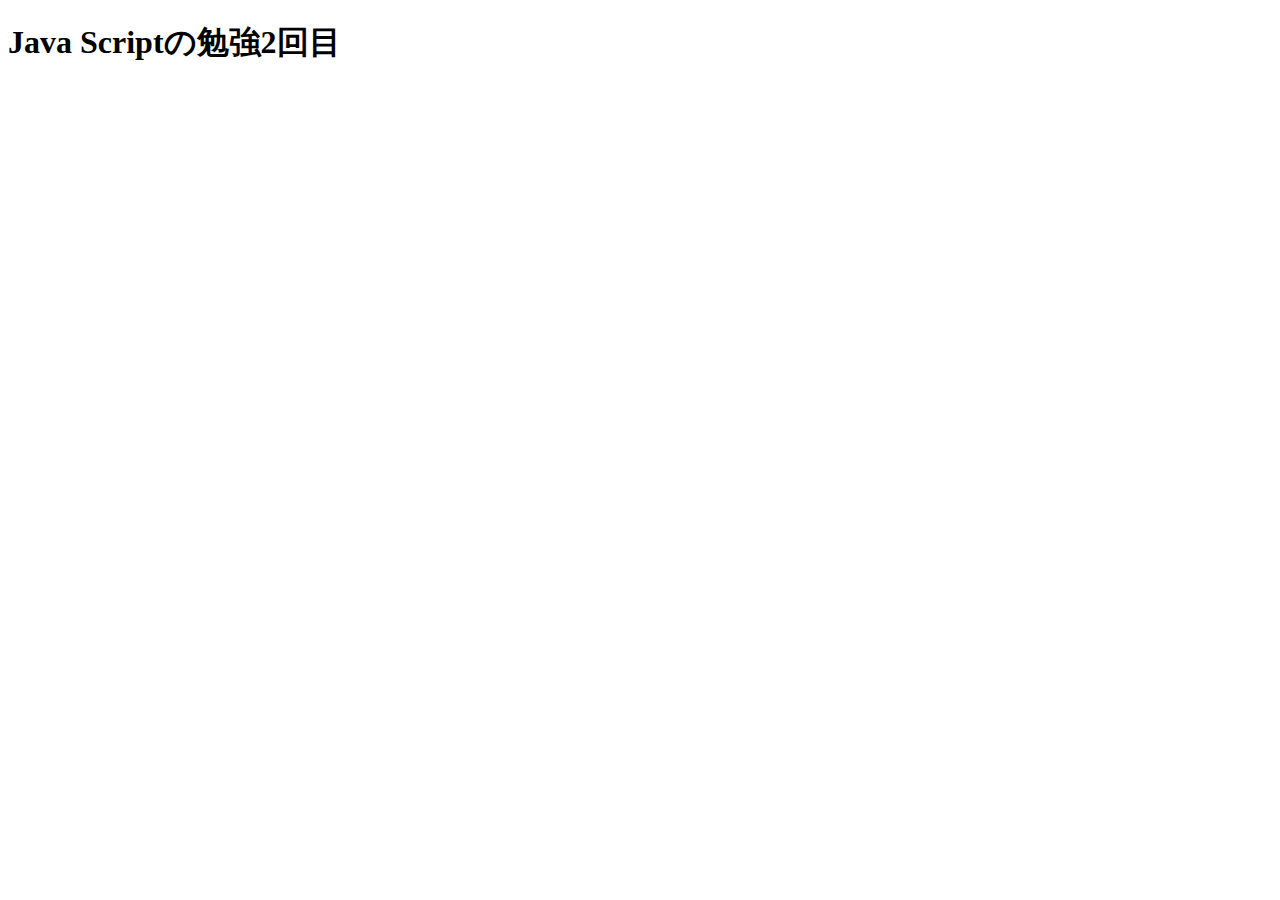
<file: 20210417/demo.html>
<!DOCTYPE html>
<html lang="ja">
<head>
<meta charset="UTF-8">
<meta http-equiv="X-UA-Compatible" content="IE=edge">
<meta name="viewport" content="width=device-width, initial-scale=1.0">
<title>Java Scriptの勉強2回目 - 初めてのJavaScript</title>
<script type="text/javascript">
    // console.log("Hello World!");
    // document.write("Hello World!");
    // alert("Hello World!");
    // window.open("https://google.com");
    // window.close();
    // let sum = 0;
    // console.log(sum);
    // const url = "https://google.com";
    // window.open(url);
    // const myNum = 5 + 5;
    // document.write(myNum);

    // let addResult = 1 + 1;
    // let subResult = 10 - 5;
    // let multiResult = 7 * 3;
    // let divResult = 10 / 3;
    // let remResult = 10 % 3;
    // document.write('1 + 1 = ' + addResult + '<br>');
    // document.write('10 - 5 = ' + subResult + '<br>');
    // document.write('7 * 3 = ' + multiResult + '<br>');
    // document.write('10 / 3 = ' + divResult + '<br>');
    // document.write('10 % 3 = ' + remResult);
    // let rtSym = 'JY';
    // let rtSym = 'JO';
    // let rtSym = 'JN';
    let rtSym = 'JJ';
    if (rtSym === 'JY') {
        alert("山手線です。");
    } else if (rtSym === 'JO') {
        alert("総武線です。");
    } else if (rtSym === 'JN') {
        alert("南武線です。");
    } else {
        alert("該当なし");
    }
    let tenki = "晴れ";
    switch (tenki) {
        case '晴れ':
            console.log('晴れです。');
            // break;
        case '曇り':
            console.log('曇りです。');
            // break;
        case '雨':
            console.log('雨です。');
            // break;
        default:
            console.log('雪です');
            // break;
    }


</script>
</head>

<body>
<h1>Java Scriptの勉強2回目</h1>
</body>

</html>
</file>
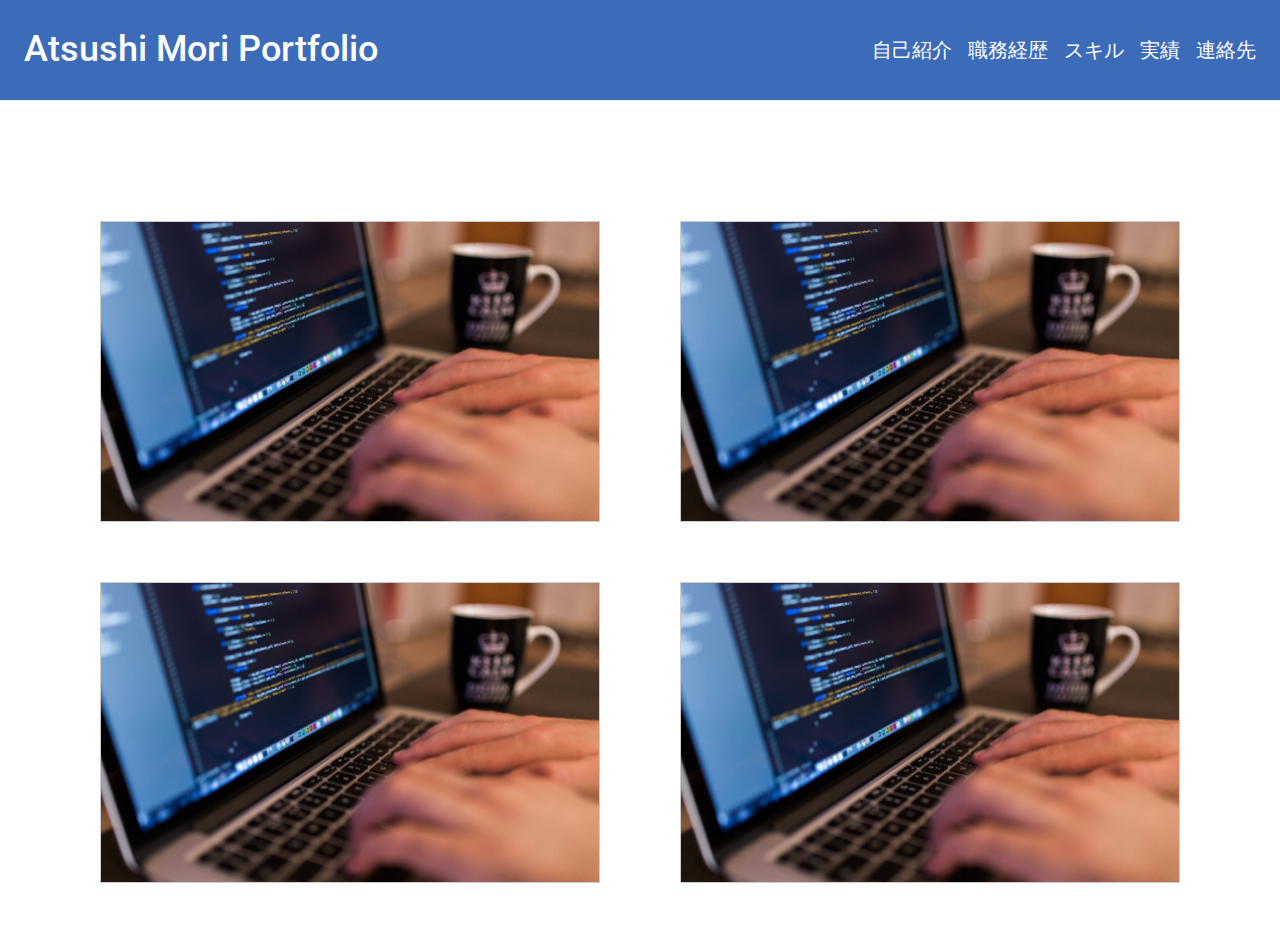
<file: javaScript-lesson/modal.html>
<!DOCTYPE html>
<html lang="ja">

<head>
  <meta charset="UTF-8">
  <meta name="viewport" content="width=device-width, initial-scale=1.0">
  <meta name="description" content="">
  <meta name="keywords" content="">
  <title>Atsushi Mori Portfolio</title>
  <link rel="stylesheet" href="../assets/css/reset.css">
  <link href="https://fonts.googleapis.com/css2?family=Roboto:wght@100;300;400;500;700;900&display=swap"
    rel="stylesheet">
  <link
    href="https://fonts.googleapis.com/css2?family=Noto+Sans+JP:wght@100;300;400;500;700;900&family=Sawarabi+Mincho&display=swap"
    rel="stylesheet">
  <link rel="stylesheet" href="../assets/css/index.css">
  <script src="https://code.jquery.com/jquery-3.5.1.js"></script>

  <style>
    .modalWrap.active>.modalBox {
      opacity: 1;
    }
  </style>
</head>


<body id="wrapper" class="">
  <div id="siteWrap">


    <header class="naviSection">
      <div class="headNaviBox">
        <p class="siteLogo">Atsushi Mori Portfolio</p>
        <nav class="pageLinkWrap">
          <div class="spMenuLine" id="js_spMenuBtn">
            <span></span>
            <span></span>
            <span></span>
          </div>
          <ul class="pageLink" id="js_spMenu">
            <li><a class="spMenuTxt" href="#sec01">自己紹介</a></li>
            <li><a class="spMenuTxt" href="#sec02">職務経歴</a></li>
            <li><a class="spMenuTxt" href="#sec03">スキル</a></li>
            <li><a class="spMenuTxt" href="#sec04">実績</a></li>
            <!-- <li><a class="spMenuTxt" href="#sec05">Portfolio</a></li> -->
            <li><a class="spMenuTxt" href="#sec06">連絡先</a></li>
          </ul>
        </nav>
      </div>
    </header>



    <div class="creativeSection" id="sec04">

      <div class="sectionInr">
        <div class="sectionCol col2">
          <div class="clm"> <a href="javascript:void(0);" class="modalpict" id="modalBtn01"><img
                src="../assets/img/creative_pict.jpg" alt=""></a>
            <div class="modalWrap" id="modal01">
              <div class="modalBox" id="modalAnime01">
                <div class="modalBoxInr">
                  <div class="coloseBotn">
                    <p><button class="coloseBtn">閉じる</button></p>
                  </div>
                  <div class="modalBoxHeader">1</div>
                  <div class="modalBoxDetail">
                    <p>小学校2年から高校1年までサッカーに専念していた。<br>
                      オールラウンドプレイヤーを目指し、全ポジションを経験する。</p>
                    <ul>
                      <li>期間：テストテストテストテストテストテスト</li>
                      <li>実績：テストテストテストテストテストテストテスト</li>
                      <li>好きなチーム：テストテストテストテストテストテストテスト</li>
                      <li>特技：テストテストテストテストテストテストテストテストテスト</li>
                      <li>一番思い出に残っていること：テストテストテストテストテストテスト</li>
                    </ul>
                  </div>
                </div>
              </div>
            </div>
          </div>
          <div class="clm"> <a href="javascript:void(0);" class="modalpict" id="modalBtn02"><img
                src="../assets/img/creative_pict.jpg" alt=""></a>
            <div class="modalWrap" id="modal02">
              <div class="modalBox" id="modalAnime02">
                <div class="modalBoxInr">
                  <div class="coloseBotn">
                    <p><button class="coloseBtn">閉じる</button></p>
                  </div>
                  <div class="modalBoxHeader">2</div>
                  <div class="modalBoxDetail">
                    <p>小学校2年から高校1年までサッカーに専念していた。<br>
                      オールラウンドプレイヤーを目指し、全ポジションを経験する。</p>
                    <ul>
                      <li>期間：テストテストテストテストテストテスト</li>
                      <li>実績：テストテストテストテストテストテストテスト</li>
                      <li>好きなチーム：テストテストテストテストテストテストテスト</li>
                      <li>特技：テストテストテストテストテストテストテストテストテスト</li>
                      <li>一番思い出に残っていること：テストテストテストテストテストテスト</li>
                    </ul>
                  </div>
                </div>
              </div>
            </div>
          </div>
          <div class="clm"> <a href="javascript:void(0);" class="modalpict" id="modalBtn03"><img
                src="../assets/img/creative_pict.jpg" alt=""></a>
            <div class="modalWrap" id="modal03">
              <div class="modalBox" id="modalAnime03">
                <div class="modalBoxInr">
                  <div class="coloseBotn">
                    <p><button class="coloseBtn">閉じる</button></p>
                  </div>
                  <div class="modalBoxHeader">3</div>
                  <div class="modalBoxDetail">
                    <p>小学校2年から高校1年までサッカーに専念していた。<br>
                      オールラウンドプレイヤーを目指し、全ポジションを経験する。</p>
                    <ul>
                      <li>期間：テストテストテストテストテストテスト</li>
                      <li>実績：テストテストテストテストテストテストテスト</li>
                      <li>好きなチーム：テストテストテストテストテストテストテスト</li>
                      <li>特技：テストテストテストテストテストテストテストテストテスト</li>
                      <li>一番思い出に残っていること：テストテストテストテストテストテスト</li>
                    </ul>
                  </div>
                </div>
              </div>
            </div>
          </div>
          <div class="clm">
            <a href="javascript:void(0);" class="modalpict" id="modalBtn04"><img src="../assets/img/creative_pict.jpg"
                alt=""></a>
            <div class="modalWrap" id="modal04">
              <div class="modalBox" id="modalAnime04">
                <div class="modalBoxInr">
                  <div class="modalBoxHeader">4</div>
                  <div class="coloseBotn">
                    <p><button class="coloseBtn">閉じる</button></p>
                  </div>
                  <div class="modalBoxDetail">
                    <p>小学校2年から高校1年までサッカーに専念していた。<br>
                      オールラウンドプレイヤーを目指し、全ポジションを経験する。</p>
                    <ul>
                      <li>期間：テストテストテストテストテストテスト</li>
                      <li>実績：テストテストテストテストテストテストテスト</li>
                      <li>好きなチーム：テストテストテストテストテストテストテスト</li>
                      <li>特技：テストテストテストテストテストテストテストテストテスト</li>
                      <li>一番思い出に残っていること：テストテストテストテストテストテスト</li>
                    </ul>
                  </div>
                </div>
              </div>
            </div>
          </div>
        </div>
      </div>
      <!-- /sectionInr -->
    </div>
    <!-- /creativeSection -->
  </div>
  <!-- /siteWrap -->

<script>
$(function () {
  $('.modalpict').click(function () {
    // $(this).next('.modalWrap').addClass('active');
    $(this).next('.modalWrap').toggleClass('active');
    $('#wrapper').addClass('fixed');
  });
  $('.coloseBtn').click(function () {
    $('.modalWrap').removeClass('active');
    $('#wrapper').removeClass('fixed');
  });
});

$(function () {
  $('#js_spMenuBtn').click(function () {
    $('#js_spMenu').addClass('active');
    $('#wrapper').addClass('fixed');
  });
  $('.spMenuTxt').click(function () {
    $('#js_spMenu').removeClass('active');
    $('#wrapper').removeClass('fixed');
  });
});
</script>
</body>

</html>
</file>
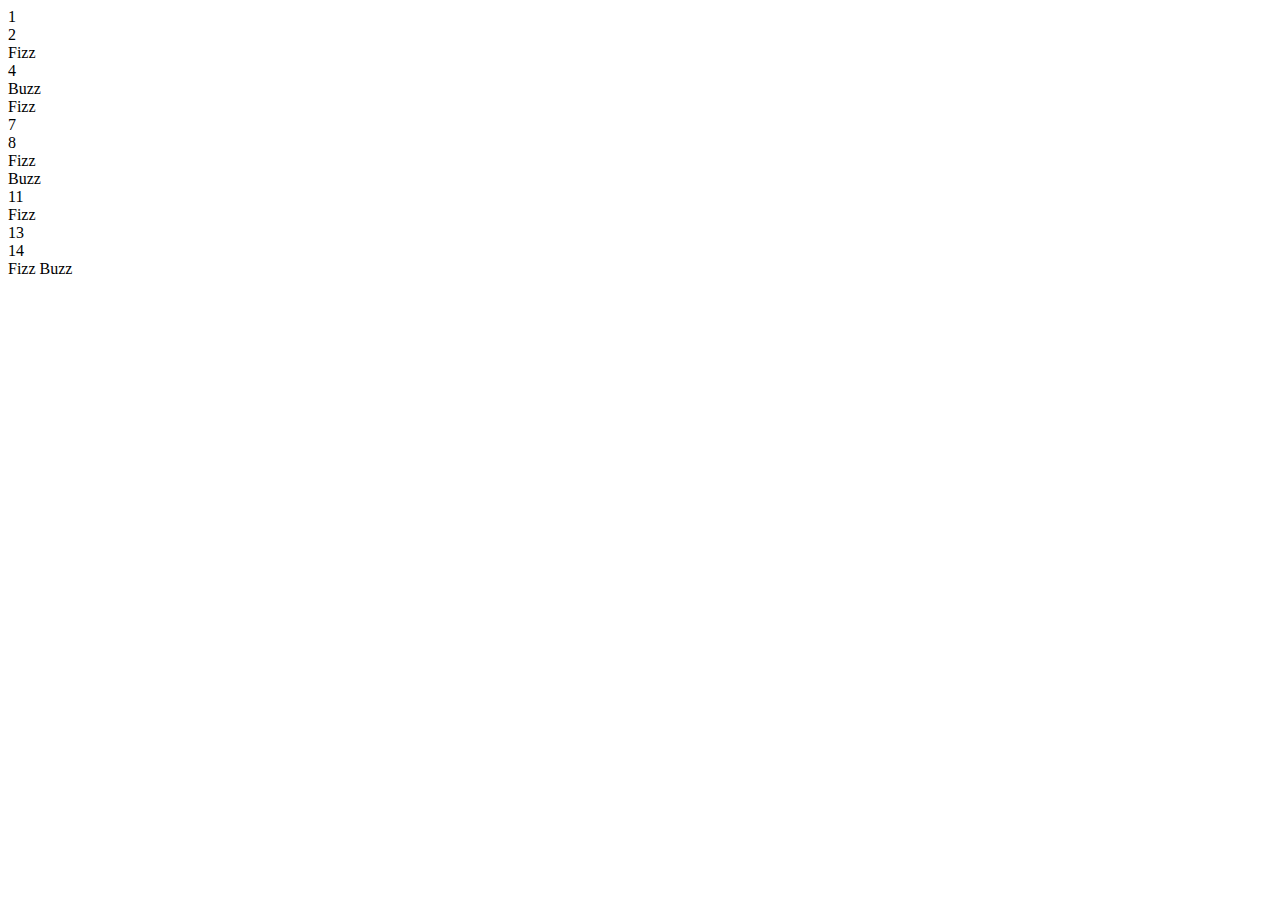
<file: vsCode_lesson/js_day3.html>
<!DOCTYPE html>
<html lang="en">
<head>
<meta charset="UTF-8">
<meta http-equiv="X-UA-Compatible" content="IE=edge">
<meta name="viewport" content="width=device-width, initial-scale=1.0">
<title>Document</title>
</head>
<body>

<script>
// for文の公式
// for文を使う時は処理をする回数が大方決まってる時に使用する。

//   const count = 1;
//   for (let i = 1; i <= 10; i++) {
//     console.log(i);
//   }
//   console.log(count);

// // while文の公式
//   let num = 100000000;
//   let cnt = 0;
//   while (num % 2 == 0) {
//     //   console.log(num);
//       num = num / 2;
//       console.log(num);
//       cnt ++;
//   }
//   console.log(cnt);
//   document.write();

// let num = 1;
// let cnt = 0;
// while (num < 10000) {
//     console.log(num);
//     num = num * 2;
//     cnt ++ ;
// }
// document.write("2をかけ続けると10000を超えるのは" + cnt + "回で、<br>その結果は" + num);

// let N = 15;
// if (N % 3 == 0) {
//     document.write('Fizz<br>');
// }
// if (N % 3 == 0 && N % 5 == 0) {
//     document.write('Fizz Buzz<br>');
// }
// let n = 15;
// if (n % 3 == 0) {
//     document.write('Fizz<br>');
// }
// else if (n % 3 == 0 && n % 5 == 0) {
//     document.write('Fizz Buzz<br>');
// }

let num = 15;
for (let i = 1; i <= num; i++) {
    if (i % 3 === 0 && i % 5 === 0){
        document.write("Fizz Buzz<br>");
    } else if (i % 5 === 0) {
        document.write("Buzz<br>");
    } else if (i % 3 === 0) {
        document.write("Fizz<br>");
    } else {
        document.write(i + "<br>");
    }
}
</script>
</body>
</html>
</file>
<file: vsCode_lesson/js_day5.html>
<!DOCTYPE html>
<html lang="ja">
<head>
<meta charset="UTF-8">
<meta http-equiv="X-UA-Compatible" content="IE=edge">
<meta name="viewport" content="width=device-width, initial-scale=1.0">
<title>Day 5 イベント</title>
</head>
<body>

<form>
<textarea id="mTextarea" cols="40" rows="4"></textarea>
</form>
<button id="submitBtn">投稿</button>

<p> <span id="outPutText"></span></p>

<script>
const btn = document.getElementById('submitBtn');

function button() {
    // alert('Click');
    document.createElement('p');
}
btn.addEventListener('click', button);



function twitter() {
    const text = document.getElementById('mTextarea').value;
    // document.getElementById('outPutText').textContent = text;
    document.createElement('p').textContent = text;
}

// 総合演習答え
// const textarea = document.getElementById('“mTextarea”');
// const btn = document.getElementById('submitBtn');
// function postText(){
//     let text = textarea.value;
//     let createTextNode = document.createTextNode(text);
//     let textElement = document.createElement('p');
//     textElement.appendChild(createTextNode);
//     document.body.appendChild(textElement);
// }
// btn.addEventListener('click', postText);

// function createHtml() {
//     const htmlElement = document.createElement('p');
// }
// btn.addEventListener('click', twitter);
// btn.addEventListener('click', createHtml);


// const btn = document.getElementById('btn');

// function cgButtonColor() {
//     btn.style.color = 'red';
// }
// function cgButtonBgColor() {
//     btn.style.backgroundColor = 'pink';
// }

// btn.onclick = cgButtonColor;

// btn.addEventListener('click', cgButtonColor);
// btn.addEventListener('click', cgButtonBgColor);
</script>
</body>
</html>
</file>
<file: assets/css/index.css>
@charset "UTF-8";

body {
  position: relative;
  font-family: 'Noto Sans JP', sans-serif;
}

/* ナビ */
#siteWrap {
  position: relative;
}

.naviSection {
  width: 100%;
  background-color: #3c6bb9;
}

.headNaviBox {
  display: flex;
  justify-content: space-between;
  align-items: center;
  margin: 0 24px;
  height: 100px;
}

.pageLink {
  display: flex;
  flex-wrap: wrap;
}

.spMenuLine {
  display: none;
}

.headNaviBox .pageLink>li {
  margin-left: 1em;
}

.headNaviBox .pageLink>li:first-child {
  margin-left: 0;
}

.headNaviBox .pageLink a {
  color: #fff;
  font-size: 20px;
  font-family: Roboto, sans-serif;
  font-weight: 400;
}

.headNaviBox .siteLogo {
  font-size: 36px;
  margin-right: auto;
  color: #fff;
  font-family: Roboto, sans-serif;
  font-weight: 500;
}

.mainSection {
  height: 700px;
  background-image: url(../img/main_head_bg.jpg);
  background-repeat: no-repeat;
  background-position: right bottom;
  display: flex;
  align-items: center;
  justify-content: center;
  font-family: Roboto, sans-serif;
  background-size: cover;
  text-align: center;
}

.mainSection .mainTitle {
  font-size: 66px;
  color: #fff;
  line-height: 1;
}

.mainSection .leadTxt {
  font-size: 32px;
  padding-top: 32px;
  color: #fff;
}

.sectionHead {
  font-size: 40px;
  text-align: center;
  font-weight: 700;
}

/* 自己紹介用 */
.aboutSection {
  padding: 60px 0;
}

.aboutSection .sectionHead {
  color: #50555c;
}

.aboutSection .profileBox {
  display: flex;
  max-width: 950px;
  padding-top: 40px;
  margin: 0 auto;
  align-items: center;
  justify-content: space-between;
  color: #50555c;
}

.aboutSection .profilePict {
  width: 340px;
  overflow: hidden;
  border-radius: 50%;
  margin-right: auto;
  flex-shrink: 0;
}

.profileText {
  font-family: 'Noto Sans JP', sans-serif;
  width: 520px;
}

.profileText .name {
  font-size: 36px;
}

.profileText .name>.engName {
  font-size: 24px;
  display: block;
  padding-top: 10px;
  font-family: Roboto, sans-serif;
}

.aboutSection .profilePict img {
  width: 100%;
  height: auto;
}

.detailTxt,
.detailList {
  padding-top: 15px;
  line-height: 1.5;
}

.detailList>li {
  position: relative;
  padding-left: 1em;
  line-height: 1.7;
}

.detailList>li::before {
  content: "・";
  display: block;
  position: absolute;
  top: .75em;
  left: 0;
  transform: translateY(-50%);
}

.featuresSection .sectionCol {
  max-width: 1160px;
  margin: 0 auto;
  display: flex;
  justify-content: space-between;
  padding-top: 40px;
}

.featuresSection .sectionCol .clm {
  width: calc(100% / 3);
  margin-left: 116px;
  text-align: center;
  color: #fff;
  font-family: 'Noto Sans JP', sans-serif;
}

.featuresSection .sectionCol .clm:first-child {
  margin-left: 0;
}

.featurePict {
  width: 150px;
  margin: 0 auto;
  text-align: center;
}

.featurePict img {
  width: 100%;
  height: auto;
}

.featureHead {
  padding-top: 20px;
  font-size: 24px;
  font-weight: 700;
}

.featureText {
  font-size: 16px;
  padding-top: 20px;
  text-align: left;
  line-height: 1.7;
}

.skillSection {
  padding: 60px 100px;
  border-top: 1px solid #eee;
}

.skillSection .sectionHead,
.skillSection .sectionLead {
  color: #50555c;
}

.skillChartClm {
  max-width: 950px;
  padding-top: 40px;
  margin: 0 auto;
  display: flex;
  align-items: center;
  justify-content: space-between;
}

.skillChartClm>dl {
  display: flex;
  justify-content: space-around;
  flex-flow: column wrap;
  align-items: flex-start;
}

.skillItem {
  padding-top: 40px;
}

.skillItem:first-child {
  padding-top: 0;
}

.skillName {
  font-size: 24px;
  font-weight: 400;
  font-family: 'Noto Sans JP', sans-serif;
  color: #50555c;
}

.skillName>span {
  font-size: 14px;
}

.chartCol {
  margin-left: 80px;
  width: calc(100% / 2);
}

.chartCol:first-child {
  margin-left: 0;
}

.skillParameter {
  display: flex;
  background-color: #ebebeb;
  border-radius: 30px;
  margin-top: 12px;
  width: 100%;
}

.skillParameter span {
  color: #fff;
  display: flex;
  border-radius: 30px;
  background-color: #c00;
  width: 100%;
  padding: 8px 20px 8px 20px;
  justify-content: flex-end;
  font-family: Roboto, sans-serif;
}

.html .skillParameter span {
  background-color: #ff8848;
}

.css .skillParameter span {
  background-color: #52afff;
}

.javascript .skillParameter span {
  background-color: #ffeb52;
}

.php .skillParameter span {
  background-color: #9b52ff;
}

.gyagu .skillParameter span {
  background-color: #6ed972;
}

.alcohol .skillParameter span {
  background-color: #ff7cf5;
}

.sumaho .skillParameter span {
  background-color: #ff5252;
}

.health .skillParameter span {
  background-color: #79efd3;
}

.health .skillParameter.num0 span {
  width: 100%;
}

.health .skillParameter.num1 span {
  width: 100%;
}

.health .skillParameter.num2 span {
  width: 20%;
  justify-content: center;
}

.health .skillParameter.num3 span {
  width: 10%;
  justify-content: center;
}

.health .skillParameter.num4 span {
  width: 70%;
}

.health .skillParameter.num5 span {
  width: 50%;
}

.health .skillParameter.num6 span {
  width: 100%;
}

.health .skillParameter.num7 span {
  width: 90%;
}

.skillParameter span.percent10 {
  width: 10%;
  justify-content: center;
}

.skillParameter span.percent20 {
  width: 20%;
  justify-content: center;
}

.skillParameter span.percent30 {
  width: 30%;
}

.skillParameter span.percent40 {
  width: 40%;
}

.skillParameter span.percent50 {
  width: 50%;
}

.skillParameter span.percent60 {
  width: 60%;
}

.skillParameter span.percent70 {
  width: 70%;
}

.skillParameter span.percent80 {
  width: 80%;
}

.skillParameter span.percent90 {
  width: 90%;
}

.skillParameter span.percent100 {
  width: 100%;
}

.careerSection {
  background-color: #3c6bb9;
  padding: 60px 0;
}

.careerSection .sectionHead {
  color: #fff;
}

.careerSection .sectionInr {
  max-width: 1208px;
  margin: 0 auto;
}

.careerSection .sectionCol {
  display: flex;
  justify-content: center;
  flex-wrap: wrap;
  padding-top: 20px;
  font-family: 'Noto Sans JP', sans-serif;
}

.careerSection .sectionCol>.clm {
  width: 25%;
  width: 250px;
  flex-shrink: 0;
  background-color: #fff;
  margin: 0 26px;
  margin-top: 20px;
}

.careerPict img {
  width: 100%;
  height: auto;
}

.careerDetail {
  background-color: #fff;
  padding: 20px 16px;
}

.careerHead {
  font-size: 16px;
}

.careerText {
  font-size: 12px;
  line-height: 1.6;
  padding-top: 10px;
}

.creativeSection {
  padding: 60px 0;
  border-top: 1px solid #eee;
}

.sectionLead {
  text-align: center;
  font-size: 16px;
  padding-top: 20px;
  font-family: 'Noto Sans JP', sans-serif;
}

.creativeSection .sectionCol {
  width: 1080px;
  margin: 0 auto;
  padding-top: 60px;
  display: flex;
  flex-wrap: wrap;
  justify-content: space-between;
}

.creativeSection .sectionCol .clm {
  width: 500px;
  margin-top: 60px;
  border: 1px solid #ccc;
}

.creativeSection .sectionCol .clm a {
  transition: all .3s ease-out 0s;
}

.creativeSection .sectionCol .clm a:hover {
  opacity: .7;
}

.creativeSection .sectionCol .clm img {
  width: 100%;
  height: auto;
}

.creativeSection .sectionCol .clm:nth-child(1),
.creativeSection .sectionCol .clm:nth-child(2) {
  margin-top: 0;
}

.contactSection {
  background-color: #3c6bb9;
  padding: 60px 0;
}

.contactSection .sectionHead {
  color: #fff;
}

.contactSection .sectionInr {
  max-width: 1080px;
  margin: 40px auto 0 auto;
  padding: 50px 120px;
  background-color: #fff;
  border-radius: 30px;
}

.contactSection .sectionInr .inrWrap {
  display: flex;
  align-items: center;
  font-family: 'Noto Sans JP', sans-serif;
}

.contactSection .sectionInr .inrWrap .wrapBox:last-child {
  margin-left: 128px;
  width: 280px;
  flex-shrink: 0;
  flex-wrap: wrap;
}

.contactHead {
  font-size: 28px;
  text-align: center;
  font-weight: bold;
}

.contactText {
  padding-top: 50px;
  font-size: 16px;
  line-height: 1.6;
}

.contactSection .sectionInr .inrWrap .wrapBox ul {
  display: flex;
  flex-wrap: wrap;
}

.contactSection .sectionInr .inrWrap .wrapBox ul li {
  padding-left: 80px;
  padding-top: 50px;
}

.contactSection .sectionInr .inrWrap .wrapBox ul li:nth-child(1),
.contactSection .sectionInr .inrWrap .wrapBox ul li:nth-child(3) {
  padding-left: 0;
}

.contactSection .sectionInr .inrWrap .wrapBox ul li:nth-child(1),
.contactSection .sectionInr .inrWrap .wrapBox ul li:nth-child(2) {
  padding-top: 0;
}

.footSection {
  background-color: #183565;
  color: #fff;
  text-align: center;
  padding: 40px 0;
  font-size: 16px;
  font-family: Roboto, sans-serif;
}

.modalWrap {
  position: fixed;
  top: 0;
  left: 0;
  background-color: rgba(0, 0, 0, 0.5);
  width: 100%;
  height: 100%;
  display: none;
  transition: all 1s ease-in-out 5s;
}

.modalWrap .modalBox {
  position: absolute;
  top: 50%;
  left: 50%;
  transform: translate(-50%, -50%);
  background-color: #fff;
  border-radius: 30px;
  width: 1080px;
  padding: 50px;
  transition: all 1s ease-in-out 3s;
  opacity: 0;
}

.modalWrap.active .modalBox {
  animation-name: modal-anime;
  animation-duration: 1.5s;
  animation-delay: 0s;
  animation-iteration-count: 1;
  animation-fill-mode: forwards;
  transition: all 1.5s ease-in-out 0s;
}

.modalWrap.active {
  display: block;
}

.modalBoxHeader {
  font-size: 23px;
  font-weight: normal;
  /* padding-bottom: 5px; */
  /* border-bottom: 1px solid #707070; */
  line-height: 1.5;
}

.modalBoxDetail {
  padding-top: 35px;
  font-size: 16px;
  color: #414141;
  line-height: 1.5;
}
.modalBoxDetail > p{
  margin-top: 1em;
}
.modalBoxDetail > p:first-child{
  margin-top: 0;
}

.modalBoxDetail>ul {
  padding-top: 55px;
}

#coloseBtn {
  position: absolute;
  top: 20px;
  right: 50px;
}

#coloseBtn button {
  font-size: 0;
  line-height: 1;
  background-image: url(../img/icon_close_btn.svg);
  background-position: 0 0;
  background-repeat: no-repeat;
  background-size: 37px 37px;
  width: 37px;
  height: 37px;
}

.fixed {
  overflow: hidden;
}

.featuresSection {
  padding: 60px;
  border-top: 1px solid #eee;
}

.featuresSection .sectionHead {
  color: #605c57;
}

.job-career-list {
  width: 950px;
  margin: 0 auto;
  padding-top: 60px;
  color: #605c57;
}

.job-career-list .list-box {
  border: 2px solid hsla(0, 0%, 100%, .7);
  box-shadow: 0 1px 1px rgba(0, 0, 0, .2);
  padding: 20px 22px;
  margin-bottom: 25px;
}

.job-career-list .list-box .enrollment-period,
.job-career-list .list-box .company-name {
  font-size: 23px;
  line-height: 1.5;
}

.job-description {
  font-size: 16px;
  line-height: 1.5;
}

@media all and (max-width:750px) {
  body {
    overflow-x: hidden;
  }

  body {
    overflow-x: hidden;
  }

  .headNaviBox {
    padding: 6.666666666666667vw 5.333333333333333vw;
    margin: 0;
    height: 26.666666666666668vw;
  }

  .headNaviBox .siteLogo {
    font-size: 5.333333333333333vw;
    margin-right: 0;
  }

  .pageLink {
    display: none;
    width: 100%;
    position: fixed;
    top: 26.666666666666668vw;
    left: 0;
    background: #fff;
  }

  .pageLink.active {
    display: block;
    animation-name: burger-menu;
    animation-duration: 1.5s;
    animation-delay: 0s;
    animation-iteration-count: 1;
    animation-fill-mode: forwards;
    transition: all 1.5s ease-in-out 0s;
  }

  .headNaviBox .pageLink>li {
    margin: 0;
  }

  .headNaviBox .pageLink a {
    color: #3C6BB9;
    padding: 4vw 0 4vw 8vw;
    border-top: 1px solid #3C6BB9;
    display: block;
  }

  .headNaviBox .pageLink>li:first-child a {
    border: 0;
  }

  .spMenuLine {
    position: relative;
    display: flex;
    flex-direction: column;
    align-items: center;
    justify-content: center;
    width: 100%;
    height: 100%;
    background-color: #fff;
    width: 13.333333333333334vw;
    height: 13.333333333333334vw;
    border-radius: 2.6666666666666665vw;
    position: absolute;
    top: 6.666666666666667vw;
    right: 6.666666666666667vw;
    border-radius: 2.6666666666666665vw;
  }

  .spMenuLine>span {
    width: 8vw;
    height: 1.0666666666666667vw;
    background-color: #414141;
    display: inline-block;
    margin-top: 1.3333333333333333vw;
  }

  .spMenuLine>span:first-child {
    margin-top: 0;
  }

  .mainSection>.sectionInr {
    width: 100vw;
    display: flex;
    align-items: center;
    justify-content: center;
    flex-direction: column;
  }

  .mainSection {
    padding: 0 42px;
    height: 189.6vw;
    background-position: center right;
    background-image: url(../img/main_head_bg_sp.jpg);
  }

  .mainSection .mainTitle {
    font-size: 8.533333333333333vw;
    line-height: 1.5;
  }

  .mainSection .leadTxt {
    font-size: 4.266666666666667vw;
    padding-top: 10px;
  }
}

@media all and (max-width:750px) {
  .sectionHead {
    font-size: 8.533333333333333vw;
  }

  .featuresSection .sectionCol {
    width: 100%;
    flex-wrap: wrap;
  }

  .featuresSection .sectionCol .clm {
    width: 100%;
    margin: 60px 0 0 0;
  }

  .featuresSection .sectionCol .clm:first-child {
    margin-top: 0;
  }

  .featurePict {
    width: 40vw;
  }

  .aboutSection {
    padding: 30px;
  }

  .aboutSection .profileBox {
    width: 100%;
    flex-wrap: wrap;
    justify-content: center;
    flex-direction: column;
  }

  .profileText {
    width: 100%;
  }

  .aboutSection .profilePict {
    margin-right: 0;
    width: 53.333333333333336vw;
  }

  .profileText .name {
    text-align: center;
    font-size: 30px;
    padding-top: 45px;
  }

  .profileText .name>.engName {
    font-size: 20px;
    padding-top: 10px;
  }

  .detailList>li {
    font-size: 12px;
  }

  .skillSection {
    padding: 30px;
  }

  .skillChartClm {
    width: 100%;
    margin: 0;
    flex-direction: column;
  }

  .chartCol {
    padding-top: 40px;
  }

  .chartCol:first-child {
    padding-top: 0;
  }

  .skillItem {
    padding-top: 40px;
    width: 100%;
  }

  .skillName>span {
    display: block;
  }

  .chartCol {
    margin: 0;
    width: 100%;
  }

  .careerSection {
    padding: 16vw;
  }

  .careerSection .sectionInr {
    width: 100%;
    margin: 0;
  }

  .sectionLead {
    font-size: 3.2vw;
    padding-top: 5.333333333333333vw;
  }

  .careerSection .sectionCol {
    flex-direction: column;
  }

  .careerSection .sectionCol>.clm {
    width: 100%;
    margin: 40px 0 0 0;
    max-width: 100%;
  }

  .careerSection .sectionCol>.clm:first-child {
    margin: 0;
  }

  .creativeSection {
    padding: 30px;
  }

  .creativeSection .sectionCol {
    width: 100%;
    flex-direction: column;
    padding-top: 16vw;
  }

  .creativeSection .sectionCol .clm {
    width: 100%;
    margin: 16vw 0 0 0;
  }

  .creativeSection .sectionCol .clm:nth-child(2) {
    margin-top: 16vw;
  }

  .contactSection {
    padding: 30px;
  }

  .contactSection .sectionInr {
    width: 100%;
    padding: 16vw 8vw;
  }

  .contactHead {
    font-size: 5.333333333333333vw;
    font-weight: normal;
  }

  .contactText {
    font-size: 3.2vw;
    padding-top: 6.666666666666667vw;
  }

  .contactSection .sectionInr .inrWrap {
    flex-direction: column;
  }

  .contactSection .sectionInr .inrWrap .wrapBox:last-child {
    width: 100%;
    margin: 0;
    flex-shrink: inherit;
  }

  .contactSection .sectionInr .inrWrap .wrapBox ul {
    flex-direction: column;
    justify-content: center;
    padding-top: 20px;
  }

  .contactSection .sectionInr .inrWrap .wrapBox ul li {
    padding-left: 0;
    padding-top: 50px;
    text-align: center;
  }

  .contactSection .sectionInr .inrWrap .wrapBox ul li:nth-child(2) {
    padding-top: 50px;
  }

  .contactSection .sectionInr .inrWrap .wrapBox ul li img {
    width: 26.666666666666668vw;
  }

  .modalWrap .modalBox {
    width: 83.73333333333333vw;
    margin: 0 auto;
    padding: 8vw 5.333333333333333vw;
    border-radius: 5.333333333333333vw;
  }

  .modalBoxHeader {
    font-size: 4.533333333333333vw;
  }

  .modalBoxDetail {
    padding-top: 5.333333333333333vw;
    font-size: 3.2vw;
  }

  .modalBoxDetail>ul {
    padding-top: 8vw;
  }

  #coloseBtn {
    position: absolute;
    top: 2.667vw;
    right: 5.333333333333333vw;
  }

  #coloseBtn button {
    background-size: 4vw 4vw;
    width: 4vw;
    height: 4vw;
  }

  .featuresSection {
    padding: 30px;
  }

  .job-career-list {
    width: 100%;
    margin: 0;
    padding-top: 60px;
  }

  .job-career-list .list-box .enrollment-period,
  .job-career-list .list-box .company-name {
    font-size: 20px;
  }

  .job-description {
    font-size: 14px;
  }
}

@-webkit-keyframes burger-menu {
  0% {
    opacity: 0;
    -webkit-transform: translateX(100%);
    transform: translateX(100%);
  }

  100% {
    opacity: 1;
    -webkit-transform: translateX(0);
    transform: translateX(0);
  }
}

@keyframes burger-menu {
  0% {
    opacity: 0;
    -webkit-transform: translateX(100%);
    transform: translateX(100%);
  }

  100% {
    opacity: 1;
    -webkit-transform: translateX(0);
    transform: translateX(0);
  }
}

@keyframes modal-anime {
  0% {
    opacity: 0;
  }

  100% {
    opacity: 1;
  }
}
</file>
